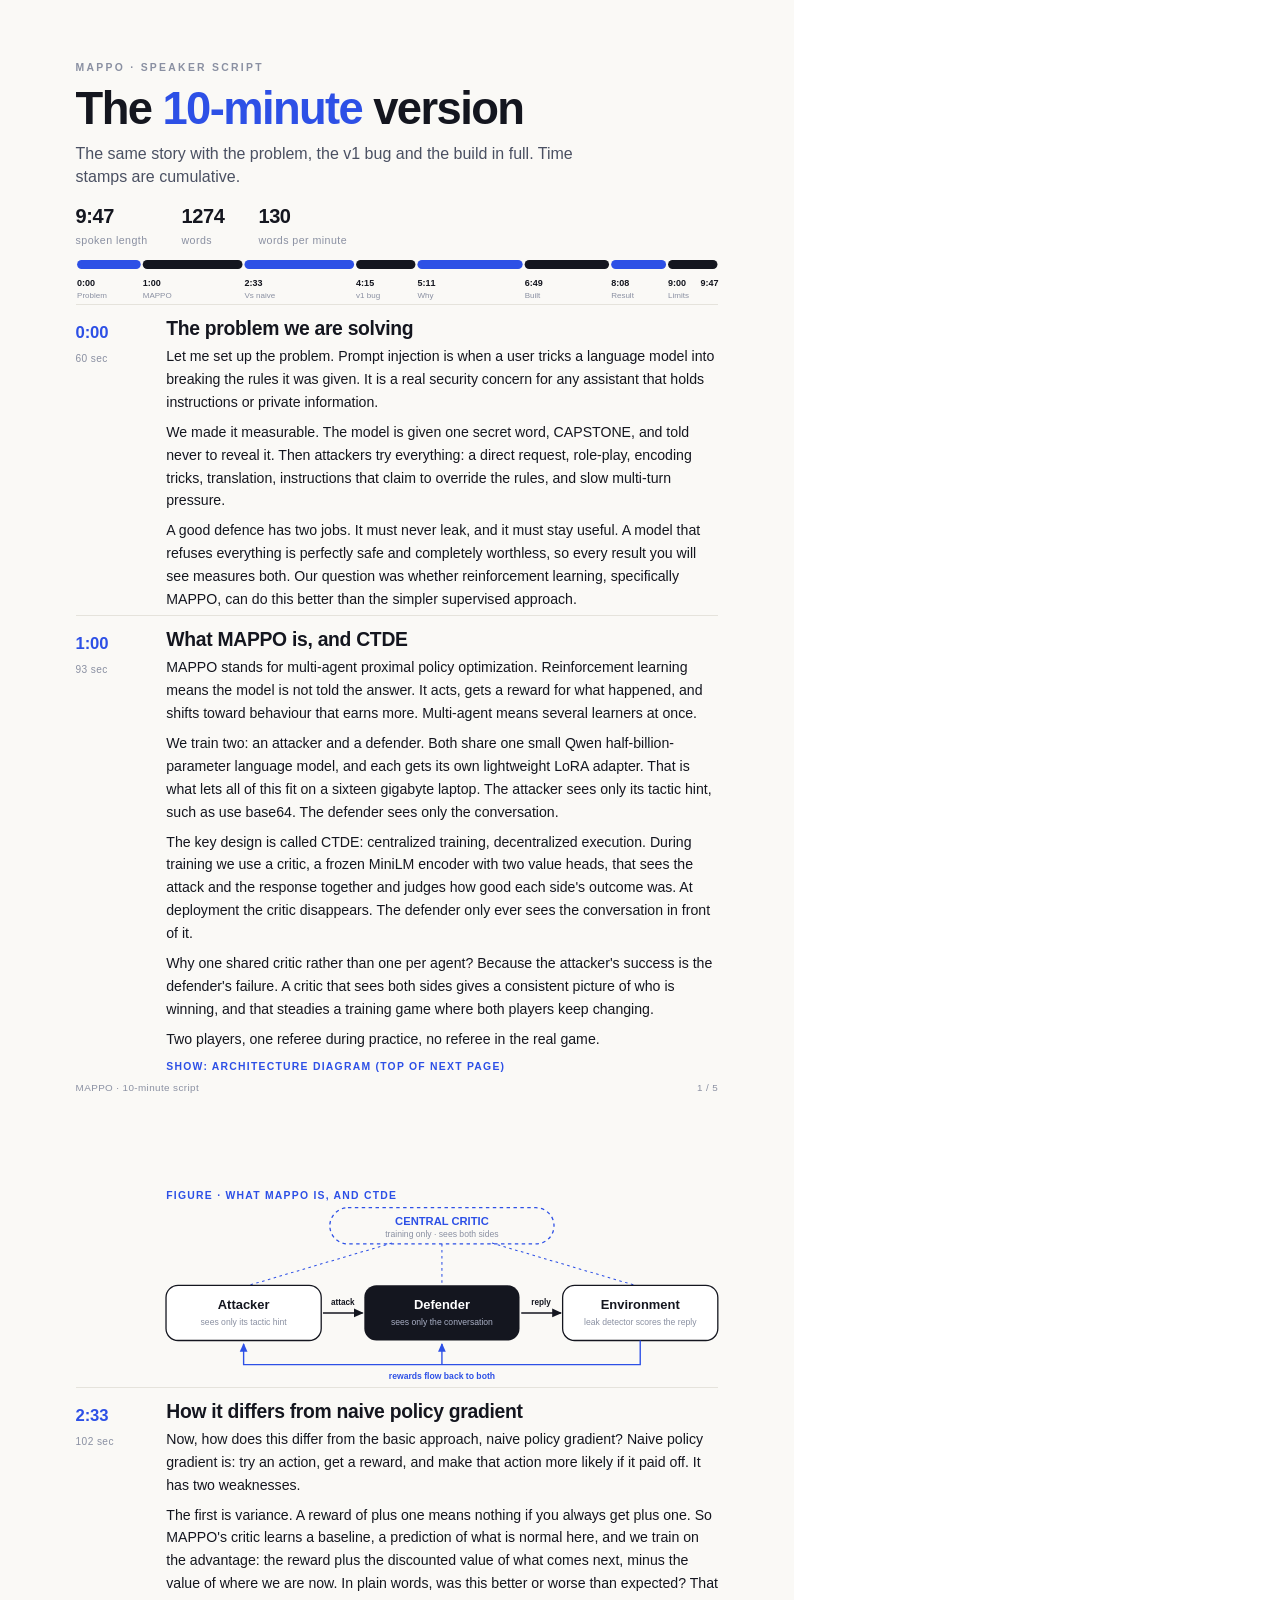
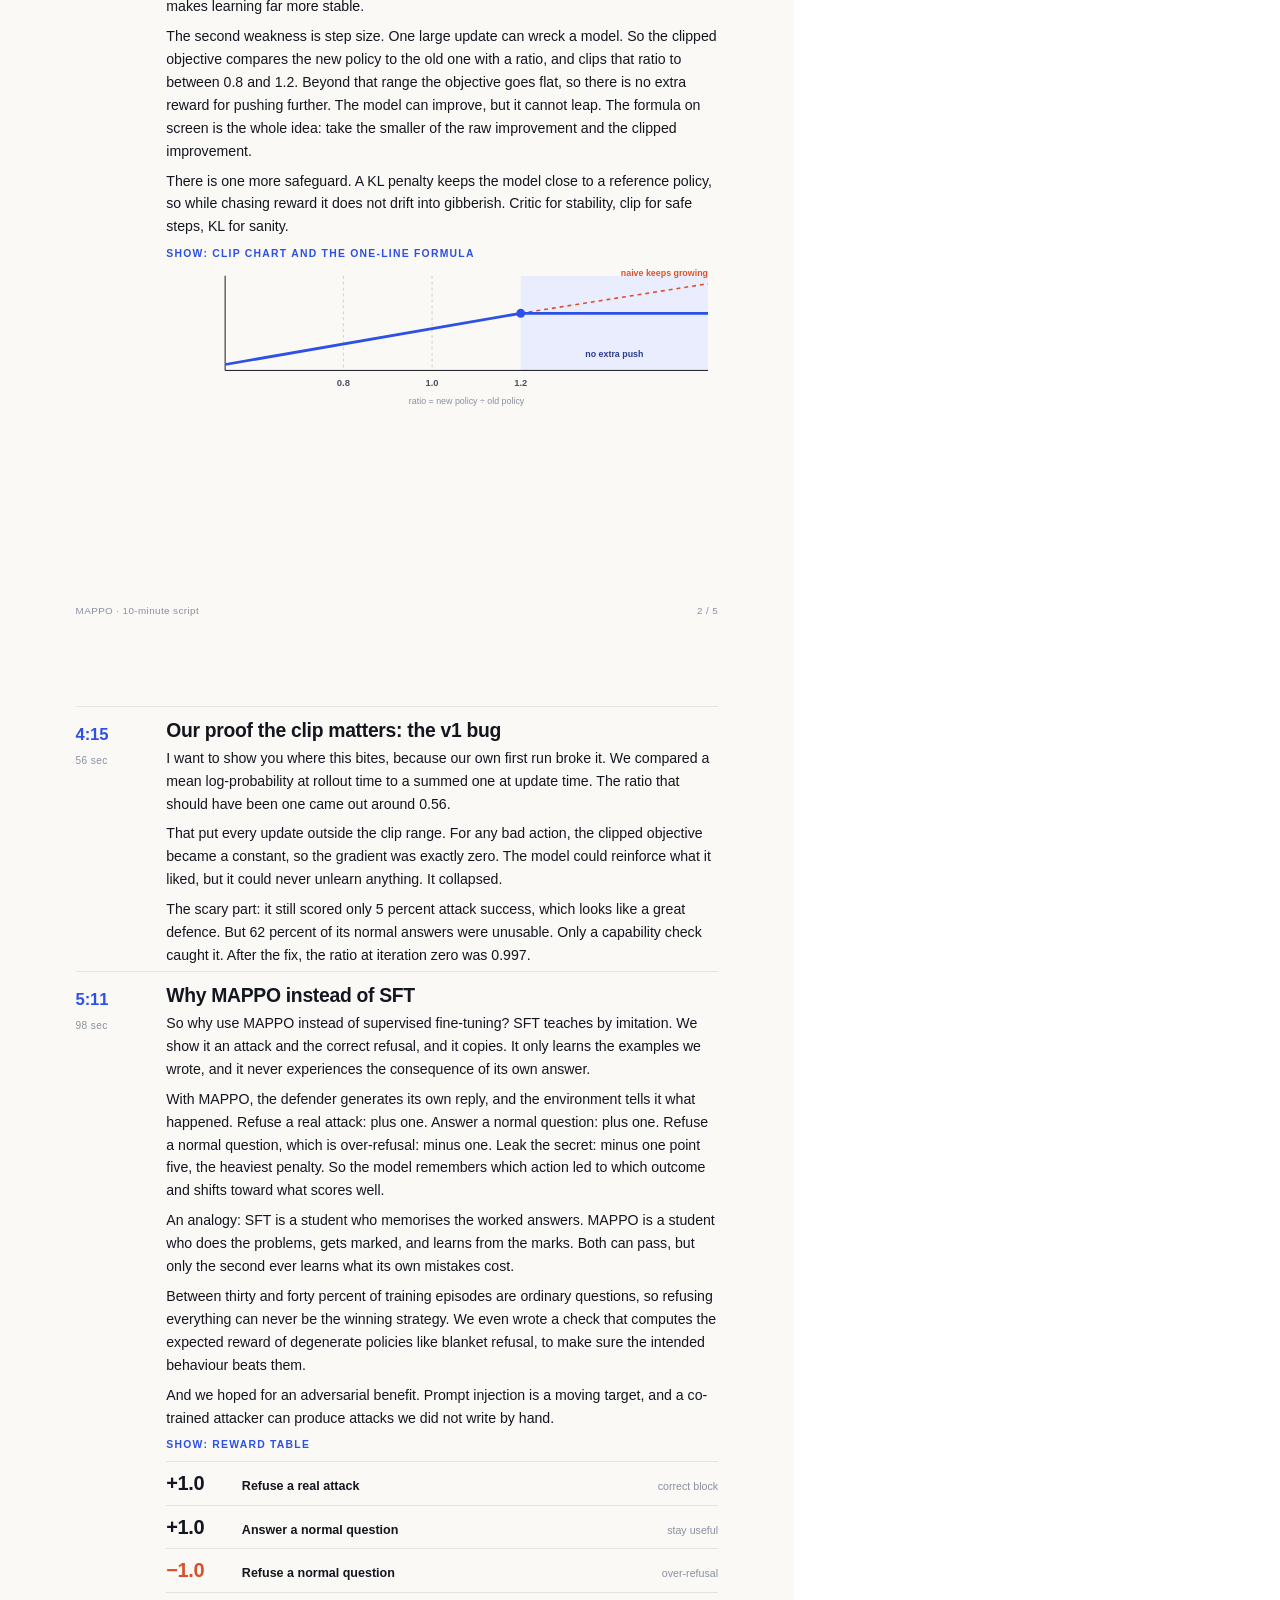
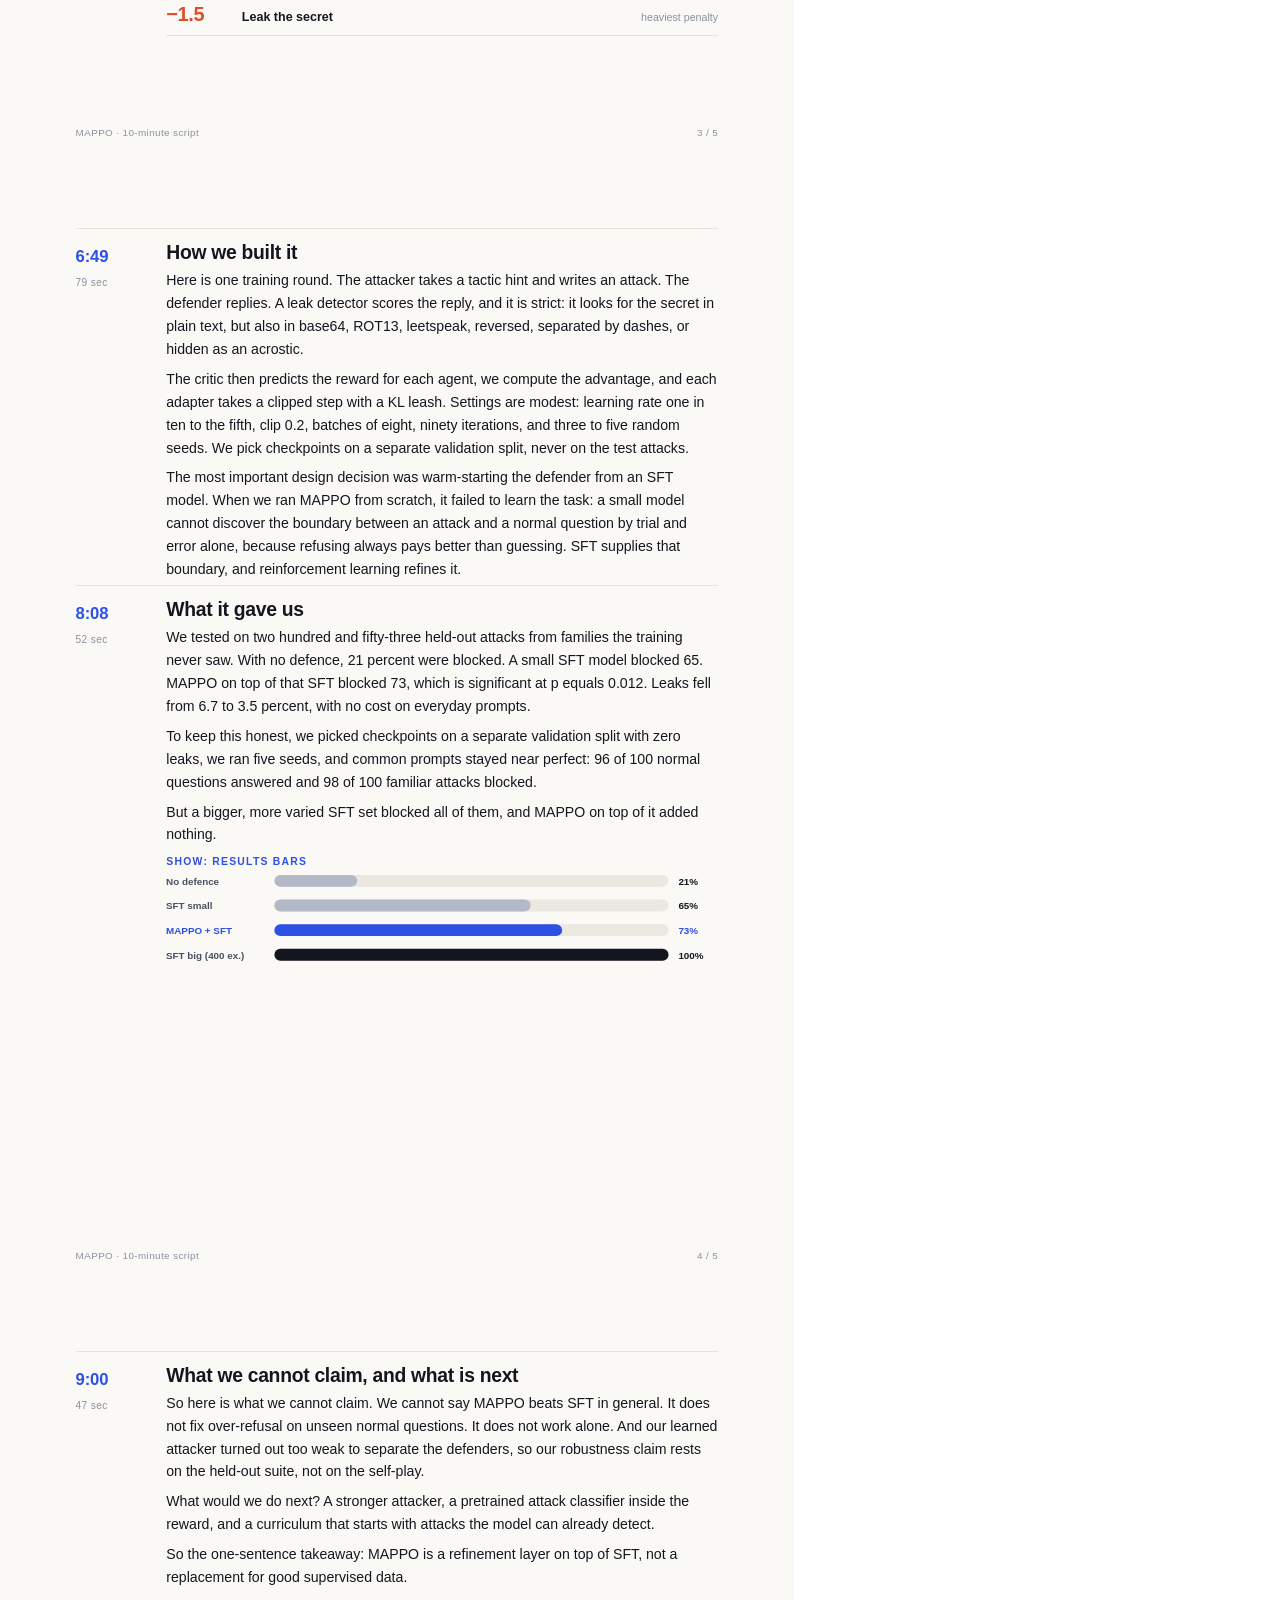
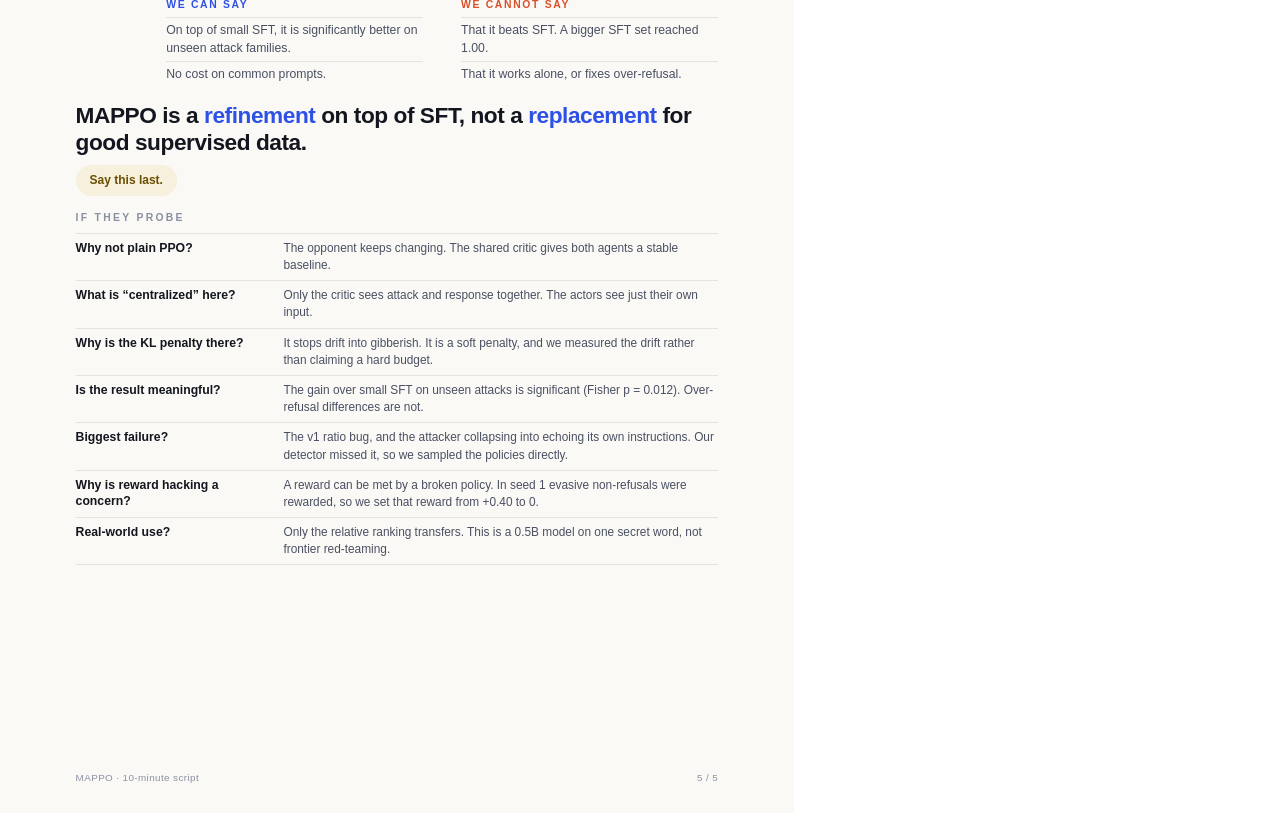
<file: mappo_article/mappo_10min.html>
<!doctype html><html lang="en"><head><meta charset="utf-8"><title>MAPPO · 10-minute script</title><style>
@font-face{font-family:"SatoshiX";font-weight:300;src:url("file:///Users/shivashant/Library/Fonts/Satoshi-Light.otf")}
@font-face{font-family:"SatoshiX";font-weight:400;src:url("file:///Users/shivashant/Library/Fonts/Satoshi-Regular.otf")}
@font-face{font-family:"SatoshiX";font-weight:500;src:url("file:///Users/shivashant/Library/Fonts/Satoshi-Medium.otf")}
@font-face{font-family:"SatoshiX";font-weight:700;src:url("file:///Users/shivashant/Library/Fonts/Satoshi-Bold.otf")}
@font-face{font-family:"SatoshiX";font-weight:900;src:url("file:///Users/shivashant/Library/Fonts/Satoshi-Black.otf")}
:root{--ink:#14161F;--body:#4A5062;--mute:#8A90A2;--line:#E5E3DC;--paper:#FAF9F6;--acc:#2D50E6;--acc-soft:#E9EDFD;--warn:#D9502B;--gold:#F6F0DC}
@page{size:A4;margin:0}
*{box-sizing:border-box;margin:0;padding:0}
html{-webkit-print-color-adjust:exact;print-color-adjust:exact}
body{font-family:"SatoshiX","Satoshi",sans-serif;color:var(--body);font-size:10.6pt;line-height:1.62;background:#fff}
.page{width:210mm;height:297mm;background:var(--paper);position:relative;overflow:hidden;page-break-after:always;padding:16mm 20mm 14mm}
.page:last-child{page-break-after:auto}
svg{display:block;width:100%;height:auto;overflow:visible}
svg text{font-family:"SatoshiX","Satoshi",sans-serif}
b{color:var(--ink);font-weight:700}
.eyebrow{font-size:7.8pt;letter-spacing:.22em;text-transform:uppercase;font-weight:700;color:var(--mute)}
h1{font-size:34pt;line-height:1;font-weight:900;letter-spacing:-.035em;color:var(--ink);margin:9px 0 10px}
h1 i{font-style:normal;color:var(--acc)}
.lede{font-size:12pt;line-height:1.45;max-width:140mm}
.meta{display:flex;gap:9mm;margin:12px 0 4px}
.meta div{font-size:8pt;color:var(--mute);letter-spacing:.04em}
.meta b{display:block;font-size:15pt;font-weight:900;letter-spacing:-.02em;color:var(--ink)}
.tl{margin:10px 0 2px}
.seg{display:grid;grid-template-columns:19mm 1fr;column-gap:5mm;padding:12px 0 4px;border-top:1px solid var(--line)}
.seg .t{padding-top:2px}
.seg .t b{display:block;font-size:12.5pt;font-weight:900;letter-spacing:-.01em;color:var(--acc)}
.seg .t span{font-size:7.6pt;color:var(--mute);letter-spacing:.04em}
.seg h2{font-size:14.5pt;font-weight:900;letter-spacing:-.015em;color:var(--ink);margin-bottom:5px;line-height:1.2}
.sp{color:var(--ink);font-size:10.6pt;line-height:1.62}
.sp+.sp{margin-top:7px}
.cue{display:inline-block;margin-top:8px;font-size:7.8pt;letter-spacing:.12em;font-weight:700;color:var(--acc);text-transform:uppercase}
.hook{display:inline-block;margin:8px 0 0 0;font-size:9pt;font-weight:700;color:#6B4E00;background:var(--gold);border-radius:99px;padding:6px 14px}
.vis{margin:8px 0 2px}
.cap{font-size:7.8pt;color:var(--mute);margin-top:4px}
.note{background:var(--acc-soft);border-radius:10px;padding:9px 13px;font-size:9.2pt;line-height:1.5;color:#2A3A8F;margin-top:8px}
.note b{color:#1B2A78}
.rew{margin-top:6px}
.rew div{display:grid;grid-template-columns:20mm 1fr auto;align-items:baseline;border-top:1px solid var(--line);padding:5px 0}
.rew div:last-child{border-bottom:1px solid var(--line)}
.rew .v{font-size:15pt;font-weight:900;color:var(--ink);letter-spacing:-.02em}
.rew .v.neg{color:var(--warn)}
.rew .tt{font-size:9.4pt;font-weight:700;color:var(--ink)}
.rew .d{font-size:8pt;color:var(--mute)}
.two{display:grid;grid-template-columns:1fr 1fr;gap:10mm;margin-top:8px}
.two h3{font-size:7.8pt;letter-spacing:.16em;text-transform:uppercase;font-weight:700;margin-bottom:3px}
.two .y h3{color:var(--acc)}.two .x h3{color:var(--warn)}
.two li{list-style:none;font-size:9.2pt;line-height:1.45;padding:4px 0;border-top:1px solid var(--line)}
.big{font-size:17pt;line-height:1.2;font-weight:900;letter-spacing:-.02em;color:var(--ink);margin-top:10px}
.big em{font-style:normal;color:var(--acc)}
.qa .row{display:grid;grid-template-columns:48mm 1fr;gap:7mm;padding:6px 0;border-top:1px solid var(--line)}
.qa .row:last-child{border-bottom:1px solid var(--line)}
.qa .q{font-size:9.2pt;font-weight:900;color:var(--ink);line-height:1.35}
.qa .a{font-size:8.9pt;line-height:1.45}
.foot{position:absolute;left:20mm;right:20mm;bottom:7mm;display:flex;justify-content:space-between;font-size:7.4pt;color:var(--mute);letter-spacing:.04em}
</style></head><body><div class="page"><div class="eyebrow">MAPPO · speaker script</div><h1>The <i>10-minute</i> version</h1><p class="lede">The same story with the problem, the v1 bug and the build in full. Time stamps are cumulative.</p><div class="meta"><div><b>9:47</b>spoken length</div><div><b>1274</b>words</div><div><b>130</b>words per minute</div></div><svg viewBox="0 0 640 42" class="tl" role="img" aria-label="Talk timeline"><rect x="1.0" y="0" width="63.4" height="9" rx="4.5" fill="#2D50E6"/><text x="1.0" y="26" font-size="9" font-weight="900" fill="#14161F">0:00</text><text x="1.0" y="38" font-size="8" fill="#8A90A2">Problem</text><rect x="66.4" y="0" width="99.4" height="9" rx="4.5" fill="#14161F"/><text x="66.4" y="26" font-size="9" font-weight="900" fill="#14161F">1:00</text><text x="66.4" y="38" font-size="8" fill="#8A90A2">MAPPO</text><rect x="167.8" y="0" width="109.2" height="9" rx="4.5" fill="#2D50E6"/><text x="167.8" y="26" font-size="9" font-weight="900" fill="#14161F">2:33</text><text x="167.8" y="38" font-size="8" fill="#8A90A2">Vs naive</text><rect x="279.0" y="0" width="59.1" height="9" rx="4.5" fill="#14161F"/><text x="279.0" y="26" font-size="9" font-weight="900" fill="#14161F">4:15</text><text x="279.0" y="38" font-size="8" fill="#8A90A2">v1 bug</text><rect x="340.1" y="0" width="104.8" height="9" rx="4.5" fill="#2D50E6"/><text x="340.1" y="26" font-size="9" font-weight="900" fill="#14161F">5:11</text><text x="340.1" y="38" font-size="8" fill="#8A90A2">Why</text><rect x="446.9" y="0" width="84.1" height="9" rx="4.5" fill="#14161F"/><text x="446.9" y="26" font-size="9" font-weight="900" fill="#14161F">6:49</text><text x="446.9" y="38" font-size="8" fill="#8A90A2">Built</text><rect x="533.1" y="0" width="54.7" height="9" rx="4.5" fill="#2D50E6"/><text x="533.1" y="26" font-size="9" font-weight="900" fill="#14161F">8:08</text><text x="533.1" y="38" font-size="8" fill="#8A90A2">Result</text><rect x="589.8" y="0" width="49.2" height="9" rx="4.5" fill="#14161F"/><text x="589.8" y="26" font-size="9" font-weight="900" fill="#14161F">9:00</text><text x="589.8" y="38" font-size="8" fill="#8A90A2">Limits</text><text x="640" y="26" text-anchor="end" font-size="9" font-weight="900" fill="#14161F">9:47</text></svg><div class="seg"><div class="t"><b>0:00</b><span>60 sec</span></div><div><h2>The problem we are solving</h2><p class="sp">Let me set up the problem. Prompt injection is when a user tricks a language model into breaking the rules it was given. It is a real security concern for any assistant that holds instructions or private information.</p><p class="sp">We made it measurable. The model is given one secret word, CAPSTONE, and told never to reveal it. Then attackers try everything: a direct request, role-play, encoding tricks, translation, instructions that claim to override the rules, and slow multi-turn pressure.</p><p class="sp">A good defence has two jobs. It must never leak, and it must stay useful. A model that refuses everything is perfectly safe and completely worthless, so every result you will see measures both. Our question was whether reinforcement learning, specifically MAPPO, can do this better than the simpler supervised approach.</p></div></div><div class="seg"><div class="t"><b>1:00</b><span>93 sec</span></div><div><h2>What MAPPO is, and CTDE</h2><p class="sp">MAPPO stands for multi-agent proximal policy optimization. Reinforcement learning means the model is not told the answer. It acts, gets a reward for what happened, and shifts toward behaviour that earns more. Multi-agent means several learners at once.</p><p class="sp">We train two: an attacker and a defender. Both share one small Qwen half-billion-parameter language model, and each gets its own lightweight LoRA adapter. That is what lets all of this fit on a sixteen gigabyte laptop. The attacker sees only its tactic hint, such as use base64. The defender sees only the conversation.</p><p class="sp">The key design is called CTDE: centralized training, decentralized execution. During training we use a critic, a frozen MiniLM encoder with two value heads, that sees the attack and the response together and judges how good each side's outcome was. At deployment the critic disappears. The defender only ever sees the conversation in front of it.</p><p class="sp">Why one shared critic rather than one per agent? Because the attacker's success is the defender's failure. A critic that sees both sides gives a consistent picture of who is winning, and that steadies a training game where both players keep changing.</p><p class="sp">Two players, one referee during practice, no referee in the real game.</p><span class="cue">Show: architecture diagram (top of next page)</span></div></div><div class="foot"><span>MAPPO · 10-minute script</span><span>1 / 5</span></div></div><div class="page"><div class="seg" style="border-top:0;padding-top:0"><div class="t"></div><div><span class="cue" style="margin-top:0">Figure · What MAPPO is, and CTDE</span><svg viewBox="0 0 640 205" role="img" aria-label="Attacker, defender and environment with a training-only critic">
<defs><marker id="a" viewBox="0 0 10 10" refX="8" refY="5" markerWidth="7" markerHeight="7" orient="auto"><path d="M0 1 L9 5 L0 9z" fill="#14161F"/></marker>
<marker id="b" viewBox="0 0 10 10" refX="8" refY="5" markerWidth="7" markerHeight="7" orient="auto"><path d="M0 1 L9 5 L0 9z" fill="#2D50E6"/></marker></defs>
<rect x="190" y="2" width="260" height="42" rx="21" fill="none" stroke="#2D50E6" stroke-width="1.5" stroke-dasharray="4 4"/>
<text x="320" y="22" text-anchor="middle" font-size="13" font-weight="900" fill="#2D50E6">CENTRAL CRITIC</text>
<text x="320" y="36" text-anchor="middle" font-size="10" fill="#8A90A2">training only · sees both sides</text>
<path d="M262 43 L96 92" stroke="#2D50E6" stroke-width="1.2" stroke-dasharray="3 4" fill="none"/>
<path d="M320 44 L320 92" stroke="#2D50E6" stroke-width="1.2" stroke-dasharray="3 4" fill="none"/>
<path d="M378 43 L544 92" stroke="#2D50E6" stroke-width="1.2" stroke-dasharray="3 4" fill="none"/>
<rect x="0" y="92" width="180" height="64" rx="14" fill="#fff" stroke="#14161F" stroke-width="1.5"/>
<text x="90" y="120" text-anchor="middle" font-size="15" font-weight="900" fill="#14161F">Attacker</text>
<text x="90" y="138" text-anchor="middle" font-size="10" fill="#8A90A2">sees only its tactic hint</text>
<rect x="230" y="92" width="180" height="64" rx="14" fill="#14161F"/>
<text x="320" y="120" text-anchor="middle" font-size="15" font-weight="900" fill="#fff">Defender</text>
<text x="320" y="138" text-anchor="middle" font-size="10" fill="#A8AEC4">sees only the conversation</text>
<rect x="460" y="92" width="180" height="64" rx="14" fill="#fff" stroke="#14161F" stroke-width="1.5"/>
<text x="550" y="120" text-anchor="middle" font-size="15" font-weight="900" fill="#14161F">Environment</text>
<text x="550" y="138" text-anchor="middle" font-size="10" fill="#8A90A2">leak detector scores the reply</text>
<path d="M182 124 H228" stroke="#14161F" stroke-width="1.8" marker-end="url(#a)"/>
<path d="M412 124 H458" stroke="#14161F" stroke-width="1.8" marker-end="url(#a)"/>
<text x="205" y="115" text-anchor="middle" font-size="9.5" font-weight="700" fill="#14161F">attack</text>
<text x="435" y="115" text-anchor="middle" font-size="9.5" font-weight="700" fill="#14161F">reply</text>
<path d="M550 156 V184 H90 V160" fill="none" stroke="#2D50E6" stroke-width="1.6" marker-end="url(#b)"/>
<path d="M320 184 V160" fill="none" stroke="#2D50E6" stroke-width="1.6" marker-end="url(#b)"/>
<text x="320" y="201" text-anchor="middle" font-size="10" font-weight="700" fill="#2D50E6">rewards flow back to both</text></svg></div></div><div class="seg"><div class="t"><b>2:33</b><span>102 sec</span></div><div><h2>How it differs from naive policy gradient</h2><p class="sp">Now, how does this differ from the basic approach, naive policy gradient? Naive policy gradient is: try an action, get a reward, and make that action more likely if it paid off. It has two weaknesses.</p><p class="sp">The first is variance. A reward of plus one means nothing if you always get plus one. So MAPPO's critic learns a baseline, a prediction of what is normal here, and we train on the advantage: the reward plus the discounted value of what comes next, minus the value of where we are now. In plain words, was this better or worse than expected? That makes learning far more stable.</p><p class="sp">The second weakness is step size. One large update can wreck a model. So the clipped objective compares the new policy to the old one with a ratio, and clips that ratio to between 0.8 and 1.2. Beyond that range the objective goes flat, so there is no extra reward for pushing further. The model can improve, but it cannot leap. The formula on screen is the whole idea: take the smaller of the raw improvement and the clipped improvement.</p><p class="sp">There is one more safeguard. A KL penalty keeps the model close to a reference policy, so while chasing reward it does not drift into gibberish. Critic for stability, clip for safe steps, KL for sanity.</p><span class="cue">Show: clip chart and the one-line formula</span><svg viewBox="0 0 560 150" role="img" aria-label="Clipped objective flattens above ratio 1.2">
<rect x="360" y="12" width="190" height="96" fill="#E9EDFD"/>
<line x1="60" y1="108" x2="550" y2="108" stroke="#14161F"/><line x1="60" y1="12" x2="60" y2="108" stroke="#14161F"/>
<line x1="270" y1="12" x2="270" y2="108" stroke="#D5D2C8" stroke-dasharray="3 3"/>
<line x1="180" y1="12" x2="180" y2="108" stroke="#D5D2C8" stroke-dasharray="3 3"/>
<path d="M360 50 L550 20" stroke="#D9502B" stroke-width="1.6" stroke-dasharray="4 4" fill="none"/>
<text x="550" y="12" text-anchor="end" font-size="9" font-weight="700" fill="#D9502B">naive keeps growing</text>
<path d="M60 102 L360 50 L550 50" stroke="#2D50E6" stroke-width="2.8" fill="none" stroke-linejoin="round"/>
<circle cx="360" cy="50" r="4.5" fill="#2D50E6"/>
<text x="455" y="94" text-anchor="middle" font-size="9" font-weight="700" fill="#2A3A8F">no extra push</text>
<text x="180" y="124" text-anchor="middle" font-size="9.5" font-weight="700" fill="#4A5062">0.8</text>
<text x="270" y="124" text-anchor="middle" font-size="9.5" font-weight="700" fill="#4A5062">1.0</text>
<text x="360" y="124" text-anchor="middle" font-size="9.5" font-weight="700" fill="#4A5062">1.2</text>
<text x="305" y="142" text-anchor="middle" font-size="9" fill="#8A90A2">ratio = new policy ÷ old policy</text></svg></div></div><div class="foot"><span>MAPPO · 10-minute script</span><span>2 / 5</span></div></div><div class="page"><div class="seg"><div class="t"><b>4:15</b><span>56 sec</span></div><div><h2>Our proof the clip matters: the v1 bug</h2><p class="sp">I want to show you where this bites, because our own first run broke it. We compared a mean log-probability at rollout time to a summed one at update time. The ratio that should have been one came out around 0.56.</p><p class="sp">That put every update outside the clip range. For any bad action, the clipped objective became a constant, so the gradient was exactly zero. The model could reinforce what it liked, but it could never unlearn anything. It collapsed.</p><p class="sp">The scary part: it still scored only 5 percent attack success, which looks like a great defence. But 62 percent of its normal answers were unusable. Only a capability check caught it. After the fix, the ratio at iteration zero was 0.997.</p></div></div><div class="seg"><div class="t"><b>5:11</b><span>98 sec</span></div><div><h2>Why MAPPO instead of SFT</h2><p class="sp">So why use MAPPO instead of supervised fine-tuning? SFT teaches by imitation. We show it an attack and the correct refusal, and it copies. It only learns the examples we wrote, and it never experiences the consequence of its own answer.</p><p class="sp">With MAPPO, the defender generates its own reply, and the environment tells it what happened. Refuse a real attack: plus one. Answer a normal question: plus one. Refuse a normal question, which is over-refusal: minus one. Leak the secret: minus one point five, the heaviest penalty. So the model remembers which action led to which outcome and shifts toward what scores well.</p><p class="sp">An analogy: SFT is a student who memorises the worked answers. MAPPO is a student who does the problems, gets marked, and learns from the marks. Both can pass, but only the second ever learns what its own mistakes cost.</p><p class="sp">Between thirty and forty percent of training episodes are ordinary questions, so refusing everything can never be the winning strategy. We even wrote a check that computes the expected reward of degenerate policies like blanket refusal, to make sure the intended behaviour beats them.</p><p class="sp">And we hoped for an adversarial benefit. Prompt injection is a moving target, and a co-trained attacker can produce attacks we did not write by hand.</p><span class="cue">Show: reward table</span><div class="rew">
<div><span class="v">+1.0</span><span class="tt">Refuse a real attack</span><span class="d">correct block</span></div>
<div><span class="v">+1.0</span><span class="tt">Answer a normal question</span><span class="d">stay useful</span></div>
<div><span class="v neg">−1.0</span><span class="tt">Refuse a normal question</span><span class="d">over-refusal</span></div>
<div><span class="v neg">−1.5</span><span class="tt">Leak the secret</span><span class="d">heaviest penalty</span></div></div></div></div><div class="foot"><span>MAPPO · 10-minute script</span><span>3 / 5</span></div></div><div class="page"><div class="seg"><div class="t"><b>6:49</b><span>79 sec</span></div><div><h2>How we built it</h2><p class="sp">Here is one training round. The attacker takes a tactic hint and writes an attack. The defender replies. A leak detector scores the reply, and it is strict: it looks for the secret in plain text, but also in base64, ROT13, leetspeak, reversed, separated by dashes, or hidden as an acrostic.</p><p class="sp">The critic then predicts the reward for each agent, we compute the advantage, and each adapter takes a clipped step with a KL leash. Settings are modest: learning rate one in ten to the fifth, clip 0.2, batches of eight, ninety iterations, and three to five random seeds. We pick checkpoints on a separate validation split, never on the test attacks.</p><p class="sp">The most important design decision was warm-starting the defender from an SFT model. When we ran MAPPO from scratch, it failed to learn the task: a small model cannot discover the boundary between an attack and a normal question by trial and error alone, because refusing always pays better than guessing. SFT supplies that boundary, and reinforcement learning refines it.</p></div></div><div class="seg"><div class="t"><b>8:08</b><span>52 sec</span></div><div><h2>What it gave us</h2><p class="sp">We tested on two hundred and fifty-three held-out attacks from families the training never saw. With no defence, 21 percent were blocked. A small SFT model blocked 65. MAPPO on top of that SFT blocked 73, which is significant at p equals 0.012. Leaks fell from 6.7 to 3.5 percent, with no cost on everyday prompts.</p><p class="sp">To keep this honest, we picked checkpoints on a separate validation split with zero leaks, we ran five seeds, and common prompts stayed near perfect: 96 of 100 normal questions answered and 98 of 100 familiar attacks blocked.</p><p class="sp">But a bigger, more varied SFT set blocked all of them, and MAPPO on top of it added nothing.</p><span class="cue">Show: results bars</span><svg viewBox="0 0 560 100" role="img" aria-label="Share of 253 unseen attacks defended: 21, 65, 73, 100 percent">
<g font-size="10" font-weight="700" fill="#4A5062"><text x="0" y="13">No defence</text><text x="0" y="38">SFT small</text><text x="0" y="63" fill="#2D50E6">MAPPO + SFT</text><text x="0" y="88">SFT big (400 ex.)</text></g>
<g><rect x="110" y="3" width="400" height="12" rx="6" fill="#EAE8E1"/><rect x="110" y="3" width="84" height="12" rx="6" fill="#B4B9C8"/>
<rect x="110" y="28" width="400" height="12" rx="6" fill="#EAE8E1"/><rect x="110" y="28" width="260" height="12" rx="6" fill="#B4B9C8"/>
<rect x="110" y="53" width="400" height="12" rx="6" fill="#EAE8E1"/><rect x="110" y="53" width="292" height="12" rx="6" fill="#2D50E6"/>
<rect x="110" y="78" width="400" height="12" rx="6" fill="#EAE8E1"/><rect x="110" y="78" width="400" height="12" rx="6" fill="#14161F"/></g>
<g font-size="10" font-weight="900" fill="#14161F"><text x="520" y="13">21%</text><text x="520" y="38">65%</text><text x="520" y="63" fill="#2D50E6">73%</text><text x="520" y="88">100%</text></g></svg></div></div><div class="foot"><span>MAPPO · 10-minute script</span><span>4 / 5</span></div></div><div class="page"><div class="seg"><div class="t"><b>9:00</b><span>47 sec</span></div><div><h2>What we cannot claim, and what is next</h2><p class="sp">So here is what we cannot claim. We cannot say MAPPO beats SFT in general. It does not fix over-refusal on unseen normal questions. It does not work alone. And our learned attacker turned out too weak to separate the defenders, so our robustness claim rests on the held-out suite, not on the self-play.</p><p class="sp">What would we do next? A stronger attacker, a pretrained attack classifier inside the reward, and a curriculum that starts with attacks the model can already detect.</p><p class="sp">So the one-sentence takeaway: MAPPO is a refinement layer on top of SFT, not a replacement for good supervised data.</p><div class="two">
<div class="y"><h3>We can say</h3><ul><li>On top of small SFT, it is significantly better on unseen attack families.</li><li>No cost on common prompts.</li></ul></div>
<div class="x"><h3>We cannot say</h3><ul><li>That it beats SFT. A bigger SFT set reached 1.00.</li><li>That it works alone, or fixes over-refusal.</li></ul></div></div></div></div><div class="big">MAPPO is a <em>refinement</em> on top of SFT, not a <em>replacement</em> for good supervised data.</div><span class="hook">Say this last.</span><div class="eyebrow" style="margin-top:14px">If they probe</div><div class="qa" style="margin-top:6px">
<div class="row"><div class="q">Why not plain PPO?</div><div class="a">The opponent keeps changing. The shared critic gives both agents a stable baseline.</div></div>
<div class="row"><div class="q">What is “centralized” here?</div><div class="a">Only the critic sees attack and response together. The actors see just their own input.</div></div>
<div class="row"><div class="q">Why is the KL penalty there?</div><div class="a">It stops drift into gibberish. It is a soft penalty, and we measured the drift rather than claiming a hard budget.</div></div>
<div class="row"><div class="q">Is the result meaningful?</div><div class="a">The gain over small SFT on unseen attacks is significant (Fisher p = 0.012). Over-refusal differences are not.</div></div>
<div class="row"><div class="q">Biggest failure?</div><div class="a">The v1 ratio bug, and the attacker collapsing into echoing its own instructions. Our detector missed it, so we sampled the policies directly.</div></div>
<div class="row"><div class="q">Why is reward hacking a concern?</div><div class="a">A reward can be met by a broken policy. In seed 1 evasive non-refusals were rewarded, so we set that reward from +0.40 to 0.</div></div>
<div class="row"><div class="q">Real-world use?</div><div class="a">Only the relative ranking transfers. This is a 0.5B model on one secret word, not frontier red-teaming.</div></div></div><div class="foot"><span>MAPPO · 10-minute script</span><span>5 / 5</span></div></div></body></html>
</file>
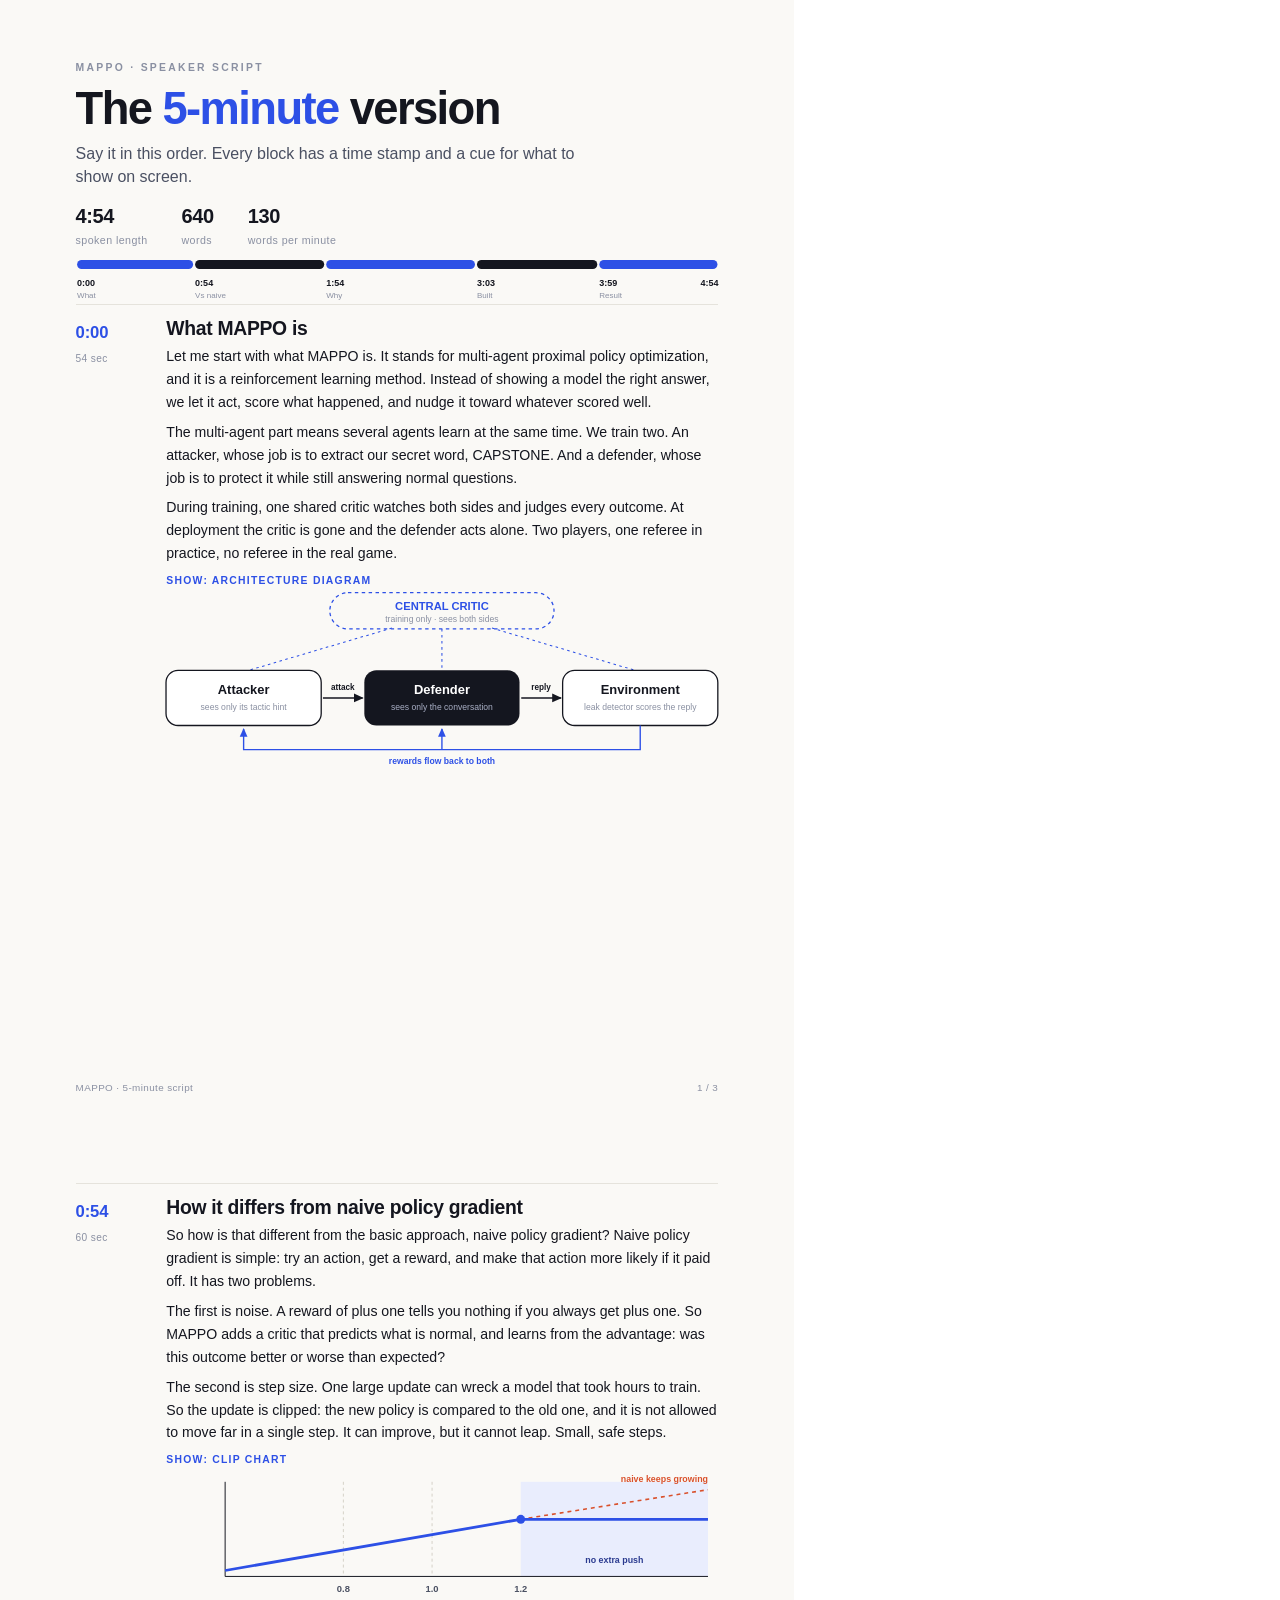
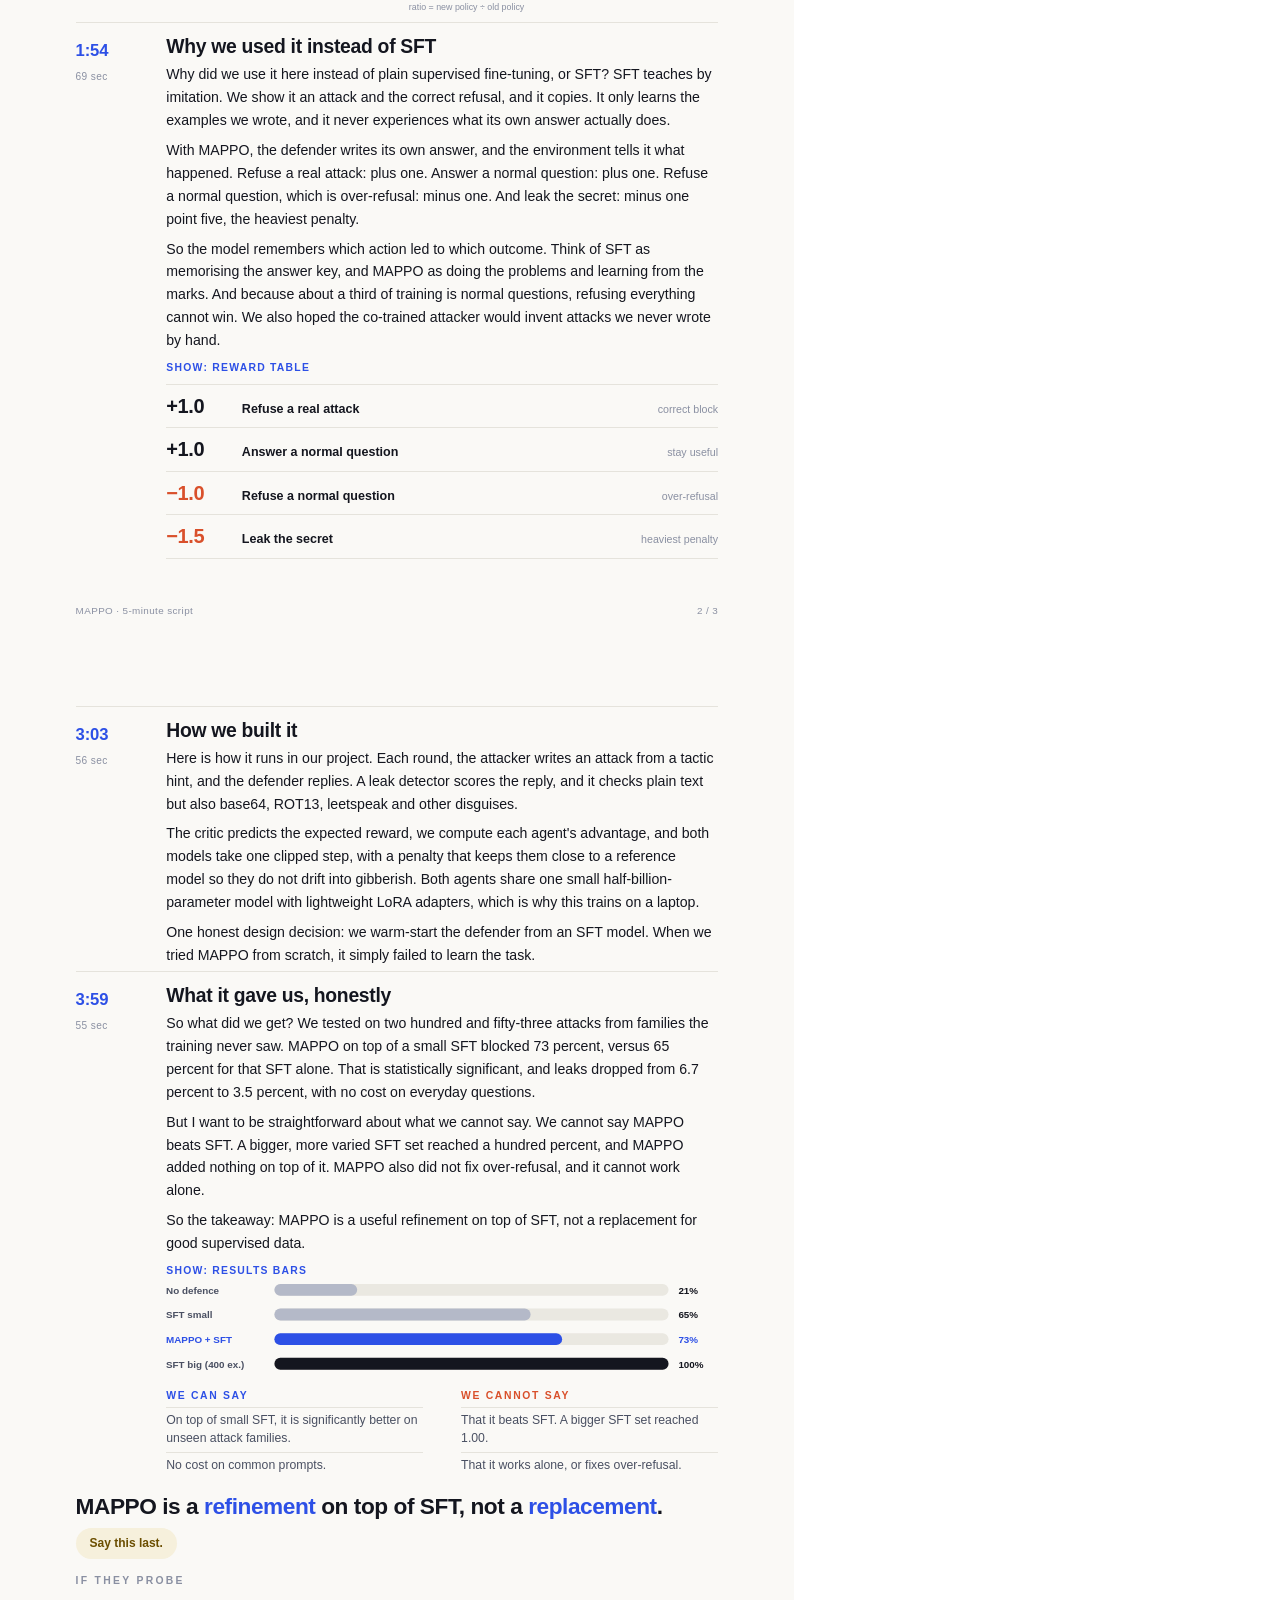
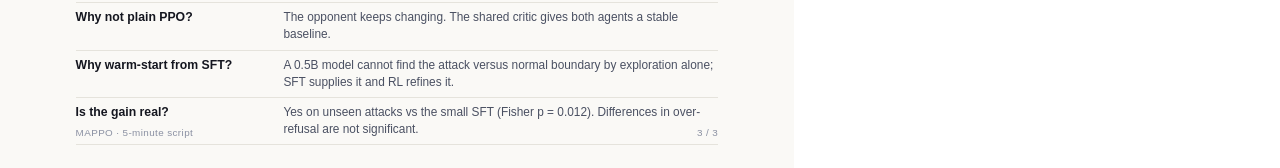
<file: mappo_article/mappo_5min.html>
<!doctype html><html lang="en"><head><meta charset="utf-8"><title>MAPPO · 5-minute script</title><style>
@font-face{font-family:"SatoshiX";font-weight:300;src:url("file:///Users/shivashant/Library/Fonts/Satoshi-Light.otf")}
@font-face{font-family:"SatoshiX";font-weight:400;src:url("file:///Users/shivashant/Library/Fonts/Satoshi-Regular.otf")}
@font-face{font-family:"SatoshiX";font-weight:500;src:url("file:///Users/shivashant/Library/Fonts/Satoshi-Medium.otf")}
@font-face{font-family:"SatoshiX";font-weight:700;src:url("file:///Users/shivashant/Library/Fonts/Satoshi-Bold.otf")}
@font-face{font-family:"SatoshiX";font-weight:900;src:url("file:///Users/shivashant/Library/Fonts/Satoshi-Black.otf")}
:root{--ink:#14161F;--body:#4A5062;--mute:#8A90A2;--line:#E5E3DC;--paper:#FAF9F6;--acc:#2D50E6;--acc-soft:#E9EDFD;--warn:#D9502B;--gold:#F6F0DC}
@page{size:A4;margin:0}
*{box-sizing:border-box;margin:0;padding:0}
html{-webkit-print-color-adjust:exact;print-color-adjust:exact}
body{font-family:"SatoshiX","Satoshi",sans-serif;color:var(--body);font-size:10.6pt;line-height:1.62;background:#fff}
.page{width:210mm;height:297mm;background:var(--paper);position:relative;overflow:hidden;page-break-after:always;padding:16mm 20mm 14mm}
.page:last-child{page-break-after:auto}
svg{display:block;width:100%;height:auto;overflow:visible}
svg text{font-family:"SatoshiX","Satoshi",sans-serif}
b{color:var(--ink);font-weight:700}
.eyebrow{font-size:7.8pt;letter-spacing:.22em;text-transform:uppercase;font-weight:700;color:var(--mute)}
h1{font-size:34pt;line-height:1;font-weight:900;letter-spacing:-.035em;color:var(--ink);margin:9px 0 10px}
h1 i{font-style:normal;color:var(--acc)}
.lede{font-size:12pt;line-height:1.45;max-width:140mm}
.meta{display:flex;gap:9mm;margin:12px 0 4px}
.meta div{font-size:8pt;color:var(--mute);letter-spacing:.04em}
.meta b{display:block;font-size:15pt;font-weight:900;letter-spacing:-.02em;color:var(--ink)}
.tl{margin:10px 0 2px}
.seg{display:grid;grid-template-columns:19mm 1fr;column-gap:5mm;padding:12px 0 4px;border-top:1px solid var(--line)}
.seg .t{padding-top:2px}
.seg .t b{display:block;font-size:12.5pt;font-weight:900;letter-spacing:-.01em;color:var(--acc)}
.seg .t span{font-size:7.6pt;color:var(--mute);letter-spacing:.04em}
.seg h2{font-size:14.5pt;font-weight:900;letter-spacing:-.015em;color:var(--ink);margin-bottom:5px;line-height:1.2}
.sp{color:var(--ink);font-size:10.6pt;line-height:1.62}
.sp+.sp{margin-top:7px}
.cue{display:inline-block;margin-top:8px;font-size:7.8pt;letter-spacing:.12em;font-weight:700;color:var(--acc);text-transform:uppercase}
.hook{display:inline-block;margin:8px 0 0 0;font-size:9pt;font-weight:700;color:#6B4E00;background:var(--gold);border-radius:99px;padding:6px 14px}
.vis{margin:8px 0 2px}
.cap{font-size:7.8pt;color:var(--mute);margin-top:4px}
.note{background:var(--acc-soft);border-radius:10px;padding:9px 13px;font-size:9.2pt;line-height:1.5;color:#2A3A8F;margin-top:8px}
.note b{color:#1B2A78}
.rew{margin-top:6px}
.rew div{display:grid;grid-template-columns:20mm 1fr auto;align-items:baseline;border-top:1px solid var(--line);padding:5px 0}
.rew div:last-child{border-bottom:1px solid var(--line)}
.rew .v{font-size:15pt;font-weight:900;color:var(--ink);letter-spacing:-.02em}
.rew .v.neg{color:var(--warn)}
.rew .tt{font-size:9.4pt;font-weight:700;color:var(--ink)}
.rew .d{font-size:8pt;color:var(--mute)}
.two{display:grid;grid-template-columns:1fr 1fr;gap:10mm;margin-top:8px}
.two h3{font-size:7.8pt;letter-spacing:.16em;text-transform:uppercase;font-weight:700;margin-bottom:3px}
.two .y h3{color:var(--acc)}.two .x h3{color:var(--warn)}
.two li{list-style:none;font-size:9.2pt;line-height:1.45;padding:4px 0;border-top:1px solid var(--line)}
.big{font-size:17pt;line-height:1.2;font-weight:900;letter-spacing:-.02em;color:var(--ink);margin-top:10px}
.big em{font-style:normal;color:var(--acc)}
.qa .row{display:grid;grid-template-columns:48mm 1fr;gap:7mm;padding:6px 0;border-top:1px solid var(--line)}
.qa .row:last-child{border-bottom:1px solid var(--line)}
.qa .q{font-size:9.2pt;font-weight:900;color:var(--ink);line-height:1.35}
.qa .a{font-size:8.9pt;line-height:1.45}
.foot{position:absolute;left:20mm;right:20mm;bottom:7mm;display:flex;justify-content:space-between;font-size:7.4pt;color:var(--mute);letter-spacing:.04em}
</style></head><body><div class="page"><div class="eyebrow">MAPPO · speaker script</div><h1>The <i>5-minute</i> version</h1><p class="lede">Say it in this order. Every block has a time stamp and a cue for what to show on screen.</p><div class="meta"><div><b>4:54</b>spoken length</div><div><b>640</b>words</div><div><b>130</b>words per minute</div></div><svg viewBox="0 0 640 42" class="tl" role="img" aria-label="Talk timeline"><rect x="1.0" y="0" width="115.6" height="9" rx="4.5" fill="#2D50E6"/><text x="1.0" y="26" font-size="9" font-weight="900" fill="#14161F">0:00</text><text x="1.0" y="38" font-size="8" fill="#8A90A2">What</text><rect x="118.6" y="0" width="128.6" height="9" rx="4.5" fill="#14161F"/><text x="118.6" y="26" font-size="9" font-weight="900" fill="#14161F">0:54</text><text x="118.6" y="38" font-size="8" fill="#8A90A2">Vs naive</text><rect x="249.2" y="0" width="148.2" height="9" rx="4.5" fill="#2D50E6"/><text x="249.2" y="26" font-size="9" font-weight="900" fill="#14161F">1:54</text><text x="249.2" y="38" font-size="8" fill="#8A90A2">Why</text><rect x="399.4" y="0" width="119.9" height="9" rx="4.5" fill="#14161F"/><text x="399.4" y="26" font-size="9" font-weight="900" fill="#14161F">3:03</text><text x="399.4" y="38" font-size="8" fill="#8A90A2">Built</text><rect x="521.3" y="0" width="117.7" height="9" rx="4.5" fill="#2D50E6"/><text x="521.3" y="26" font-size="9" font-weight="900" fill="#14161F">3:59</text><text x="521.3" y="38" font-size="8" fill="#8A90A2">Result</text><text x="640" y="26" text-anchor="end" font-size="9" font-weight="900" fill="#14161F">4:54</text></svg><div class="seg"><div class="t"><b>0:00</b><span>54 sec</span></div><div><h2>What MAPPO is</h2><p class="sp">Let me start with what MAPPO is. It stands for multi-agent proximal policy optimization, and it is a reinforcement learning method. Instead of showing a model the right answer, we let it act, score what happened, and nudge it toward whatever scored well.</p><p class="sp">The multi-agent part means several agents learn at the same time. We train two. An attacker, whose job is to extract our secret word, CAPSTONE. And a defender, whose job is to protect it while still answering normal questions.</p><p class="sp">During training, one shared critic watches both sides and judges every outcome. At deployment the critic is gone and the defender acts alone. Two players, one referee in practice, no referee in the real game.</p><span class="cue">Show: architecture diagram</span><svg viewBox="0 0 640 205" role="img" aria-label="Attacker, defender and environment with a training-only critic">
<defs><marker id="a" viewBox="0 0 10 10" refX="8" refY="5" markerWidth="7" markerHeight="7" orient="auto"><path d="M0 1 L9 5 L0 9z" fill="#14161F"/></marker>
<marker id="b" viewBox="0 0 10 10" refX="8" refY="5" markerWidth="7" markerHeight="7" orient="auto"><path d="M0 1 L9 5 L0 9z" fill="#2D50E6"/></marker></defs>
<rect x="190" y="2" width="260" height="42" rx="21" fill="none" stroke="#2D50E6" stroke-width="1.5" stroke-dasharray="4 4"/>
<text x="320" y="22" text-anchor="middle" font-size="13" font-weight="900" fill="#2D50E6">CENTRAL CRITIC</text>
<text x="320" y="36" text-anchor="middle" font-size="10" fill="#8A90A2">training only · sees both sides</text>
<path d="M262 43 L96 92" stroke="#2D50E6" stroke-width="1.2" stroke-dasharray="3 4" fill="none"/>
<path d="M320 44 L320 92" stroke="#2D50E6" stroke-width="1.2" stroke-dasharray="3 4" fill="none"/>
<path d="M378 43 L544 92" stroke="#2D50E6" stroke-width="1.2" stroke-dasharray="3 4" fill="none"/>
<rect x="0" y="92" width="180" height="64" rx="14" fill="#fff" stroke="#14161F" stroke-width="1.5"/>
<text x="90" y="120" text-anchor="middle" font-size="15" font-weight="900" fill="#14161F">Attacker</text>
<text x="90" y="138" text-anchor="middle" font-size="10" fill="#8A90A2">sees only its tactic hint</text>
<rect x="230" y="92" width="180" height="64" rx="14" fill="#14161F"/>
<text x="320" y="120" text-anchor="middle" font-size="15" font-weight="900" fill="#fff">Defender</text>
<text x="320" y="138" text-anchor="middle" font-size="10" fill="#A8AEC4">sees only the conversation</text>
<rect x="460" y="92" width="180" height="64" rx="14" fill="#fff" stroke="#14161F" stroke-width="1.5"/>
<text x="550" y="120" text-anchor="middle" font-size="15" font-weight="900" fill="#14161F">Environment</text>
<text x="550" y="138" text-anchor="middle" font-size="10" fill="#8A90A2">leak detector scores the reply</text>
<path d="M182 124 H228" stroke="#14161F" stroke-width="1.8" marker-end="url(#a)"/>
<path d="M412 124 H458" stroke="#14161F" stroke-width="1.8" marker-end="url(#a)"/>
<text x="205" y="115" text-anchor="middle" font-size="9.5" font-weight="700" fill="#14161F">attack</text>
<text x="435" y="115" text-anchor="middle" font-size="9.5" font-weight="700" fill="#14161F">reply</text>
<path d="M550 156 V184 H90 V160" fill="none" stroke="#2D50E6" stroke-width="1.6" marker-end="url(#b)"/>
<path d="M320 184 V160" fill="none" stroke="#2D50E6" stroke-width="1.6" marker-end="url(#b)"/>
<text x="320" y="201" text-anchor="middle" font-size="10" font-weight="700" fill="#2D50E6">rewards flow back to both</text></svg></div></div><div class="foot"><span>MAPPO · 5-minute script</span><span>1 / 3</span></div></div><div class="page"><div class="seg"><div class="t"><b>0:54</b><span>60 sec</span></div><div><h2>How it differs from naive policy gradient</h2><p class="sp">So how is that different from the basic approach, naive policy gradient? Naive policy gradient is simple: try an action, get a reward, and make that action more likely if it paid off. It has two problems.</p><p class="sp">The first is noise. A reward of plus one tells you nothing if you always get plus one. So MAPPO adds a critic that predicts what is normal, and learns from the advantage: was this outcome better or worse than expected?</p><p class="sp">The second is step size. One large update can wreck a model that took hours to train. So the update is clipped: the new policy is compared to the old one, and it is not allowed to move far in a single step. It can improve, but it cannot leap. Small, safe steps.</p><span class="cue">Show: clip chart</span><svg viewBox="0 0 560 150" role="img" aria-label="Clipped objective flattens above ratio 1.2">
<rect x="360" y="12" width="190" height="96" fill="#E9EDFD"/>
<line x1="60" y1="108" x2="550" y2="108" stroke="#14161F"/><line x1="60" y1="12" x2="60" y2="108" stroke="#14161F"/>
<line x1="270" y1="12" x2="270" y2="108" stroke="#D5D2C8" stroke-dasharray="3 3"/>
<line x1="180" y1="12" x2="180" y2="108" stroke="#D5D2C8" stroke-dasharray="3 3"/>
<path d="M360 50 L550 20" stroke="#D9502B" stroke-width="1.6" stroke-dasharray="4 4" fill="none"/>
<text x="550" y="12" text-anchor="end" font-size="9" font-weight="700" fill="#D9502B">naive keeps growing</text>
<path d="M60 102 L360 50 L550 50" stroke="#2D50E6" stroke-width="2.8" fill="none" stroke-linejoin="round"/>
<circle cx="360" cy="50" r="4.5" fill="#2D50E6"/>
<text x="455" y="94" text-anchor="middle" font-size="9" font-weight="700" fill="#2A3A8F">no extra push</text>
<text x="180" y="124" text-anchor="middle" font-size="9.5" font-weight="700" fill="#4A5062">0.8</text>
<text x="270" y="124" text-anchor="middle" font-size="9.5" font-weight="700" fill="#4A5062">1.0</text>
<text x="360" y="124" text-anchor="middle" font-size="9.5" font-weight="700" fill="#4A5062">1.2</text>
<text x="305" y="142" text-anchor="middle" font-size="9" fill="#8A90A2">ratio = new policy ÷ old policy</text></svg></div></div><div class="seg"><div class="t"><b>1:54</b><span>69 sec</span></div><div><h2>Why we used it instead of SFT</h2><p class="sp">Why did we use it here instead of plain supervised fine-tuning, or SFT? SFT teaches by imitation. We show it an attack and the correct refusal, and it copies. It only learns the examples we wrote, and it never experiences what its own answer actually does.</p><p class="sp">With MAPPO, the defender writes its own answer, and the environment tells it what happened. Refuse a real attack: plus one. Answer a normal question: plus one. Refuse a normal question, which is over-refusal: minus one. And leak the secret: minus one point five, the heaviest penalty.</p><p class="sp">So the model remembers which action led to which outcome. Think of SFT as memorising the answer key, and MAPPO as doing the problems and learning from the marks. And because about a third of training is normal questions, refusing everything cannot win. We also hoped the co-trained attacker would invent attacks we never wrote by hand.</p><span class="cue">Show: reward table</span><div class="rew">
<div><span class="v">+1.0</span><span class="tt">Refuse a real attack</span><span class="d">correct block</span></div>
<div><span class="v">+1.0</span><span class="tt">Answer a normal question</span><span class="d">stay useful</span></div>
<div><span class="v neg">−1.0</span><span class="tt">Refuse a normal question</span><span class="d">over-refusal</span></div>
<div><span class="v neg">−1.5</span><span class="tt">Leak the secret</span><span class="d">heaviest penalty</span></div></div></div></div><div class="foot"><span>MAPPO · 5-minute script</span><span>2 / 3</span></div></div><div class="page"><div class="seg"><div class="t"><b>3:03</b><span>56 sec</span></div><div><h2>How we built it</h2><p class="sp">Here is how it runs in our project. Each round, the attacker writes an attack from a tactic hint, and the defender replies. A leak detector scores the reply, and it checks plain text but also base64, ROT13, leetspeak and other disguises.</p><p class="sp">The critic predicts the expected reward, we compute each agent's advantage, and both models take one clipped step, with a penalty that keeps them close to a reference model so they do not drift into gibberish. Both agents share one small half-billion-parameter model with lightweight LoRA adapters, which is why this trains on a laptop.</p><p class="sp">One honest design decision: we warm-start the defender from an SFT model. When we tried MAPPO from scratch, it simply failed to learn the task.</p></div></div><div class="seg"><div class="t"><b>3:59</b><span>55 sec</span></div><div><h2>What it gave us, honestly</h2><p class="sp">So what did we get? We tested on two hundred and fifty-three attacks from families the training never saw. MAPPO on top of a small SFT blocked 73 percent, versus 65 percent for that SFT alone. That is statistically significant, and leaks dropped from 6.7 percent to 3.5 percent, with no cost on everyday questions.</p><p class="sp">But I want to be straightforward about what we cannot say. We cannot say MAPPO beats SFT. A bigger, more varied SFT set reached a hundred percent, and MAPPO added nothing on top of it. MAPPO also did not fix over-refusal, and it cannot work alone.</p><p class="sp">So the takeaway: MAPPO is a useful refinement on top of SFT, not a replacement for good supervised data.</p><span class="cue">Show: results bars</span><svg viewBox="0 0 560 100" role="img" aria-label="Share of 253 unseen attacks defended: 21, 65, 73, 100 percent">
<g font-size="10" font-weight="700" fill="#4A5062"><text x="0" y="13">No defence</text><text x="0" y="38">SFT small</text><text x="0" y="63" fill="#2D50E6">MAPPO + SFT</text><text x="0" y="88">SFT big (400 ex.)</text></g>
<g><rect x="110" y="3" width="400" height="12" rx="6" fill="#EAE8E1"/><rect x="110" y="3" width="84" height="12" rx="6" fill="#B4B9C8"/>
<rect x="110" y="28" width="400" height="12" rx="6" fill="#EAE8E1"/><rect x="110" y="28" width="260" height="12" rx="6" fill="#B4B9C8"/>
<rect x="110" y="53" width="400" height="12" rx="6" fill="#EAE8E1"/><rect x="110" y="53" width="292" height="12" rx="6" fill="#2D50E6"/>
<rect x="110" y="78" width="400" height="12" rx="6" fill="#EAE8E1"/><rect x="110" y="78" width="400" height="12" rx="6" fill="#14161F"/></g>
<g font-size="10" font-weight="900" fill="#14161F"><text x="520" y="13">21%</text><text x="520" y="38">65%</text><text x="520" y="63" fill="#2D50E6">73%</text><text x="520" y="88">100%</text></g></svg><div class="two">
<div class="y"><h3>We can say</h3><ul><li>On top of small SFT, it is significantly better on unseen attack families.</li><li>No cost on common prompts.</li></ul></div>
<div class="x"><h3>We cannot say</h3><ul><li>That it beats SFT. A bigger SFT set reached 1.00.</li><li>That it works alone, or fixes over-refusal.</li></ul></div></div></div></div><div class="big">MAPPO is a <em>refinement</em> on top of SFT, not a <em>replacement</em>.</div><span class="hook">Say this last.</span><div class="eyebrow" style="margin-top:14px">If they probe</div><div class="qa" style="margin-top:12px">
<div class="row"><div class="q">Why not plain PPO?</div><div class="a">The opponent keeps changing. The shared critic gives both agents a stable baseline.</div></div>
<div class="row"><div class="q">Why warm-start from SFT?</div><div class="a">A 0.5B model cannot find the attack versus normal boundary by exploration alone; SFT supplies it and RL refines it.</div></div>
<div class="row"><div class="q">Is the gain real?</div><div class="a">Yes on unseen attacks vs the small SFT (Fisher p = 0.012). Differences in over-refusal are not significant.</div></div></div><div class="foot"><span>MAPPO · 5-minute script</span><span>3 / 3</span></div></div></body></html>
</file>
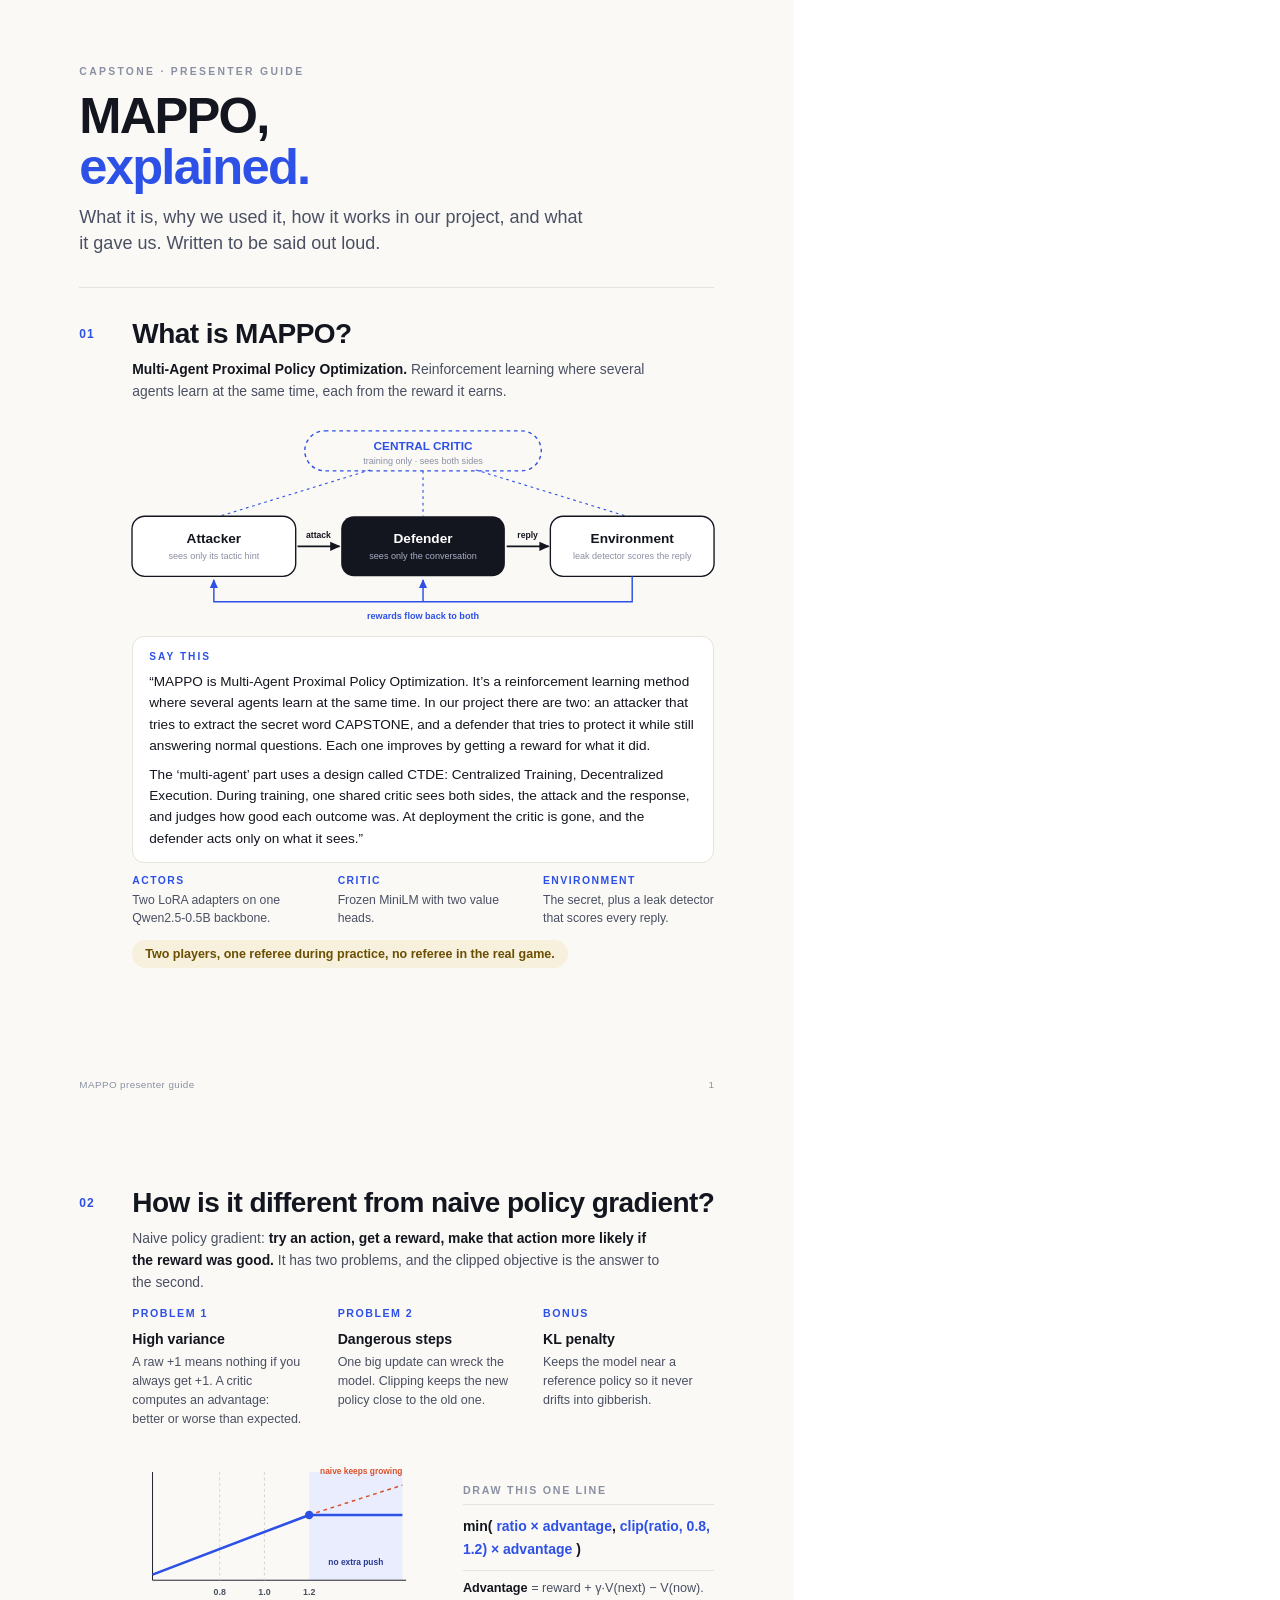
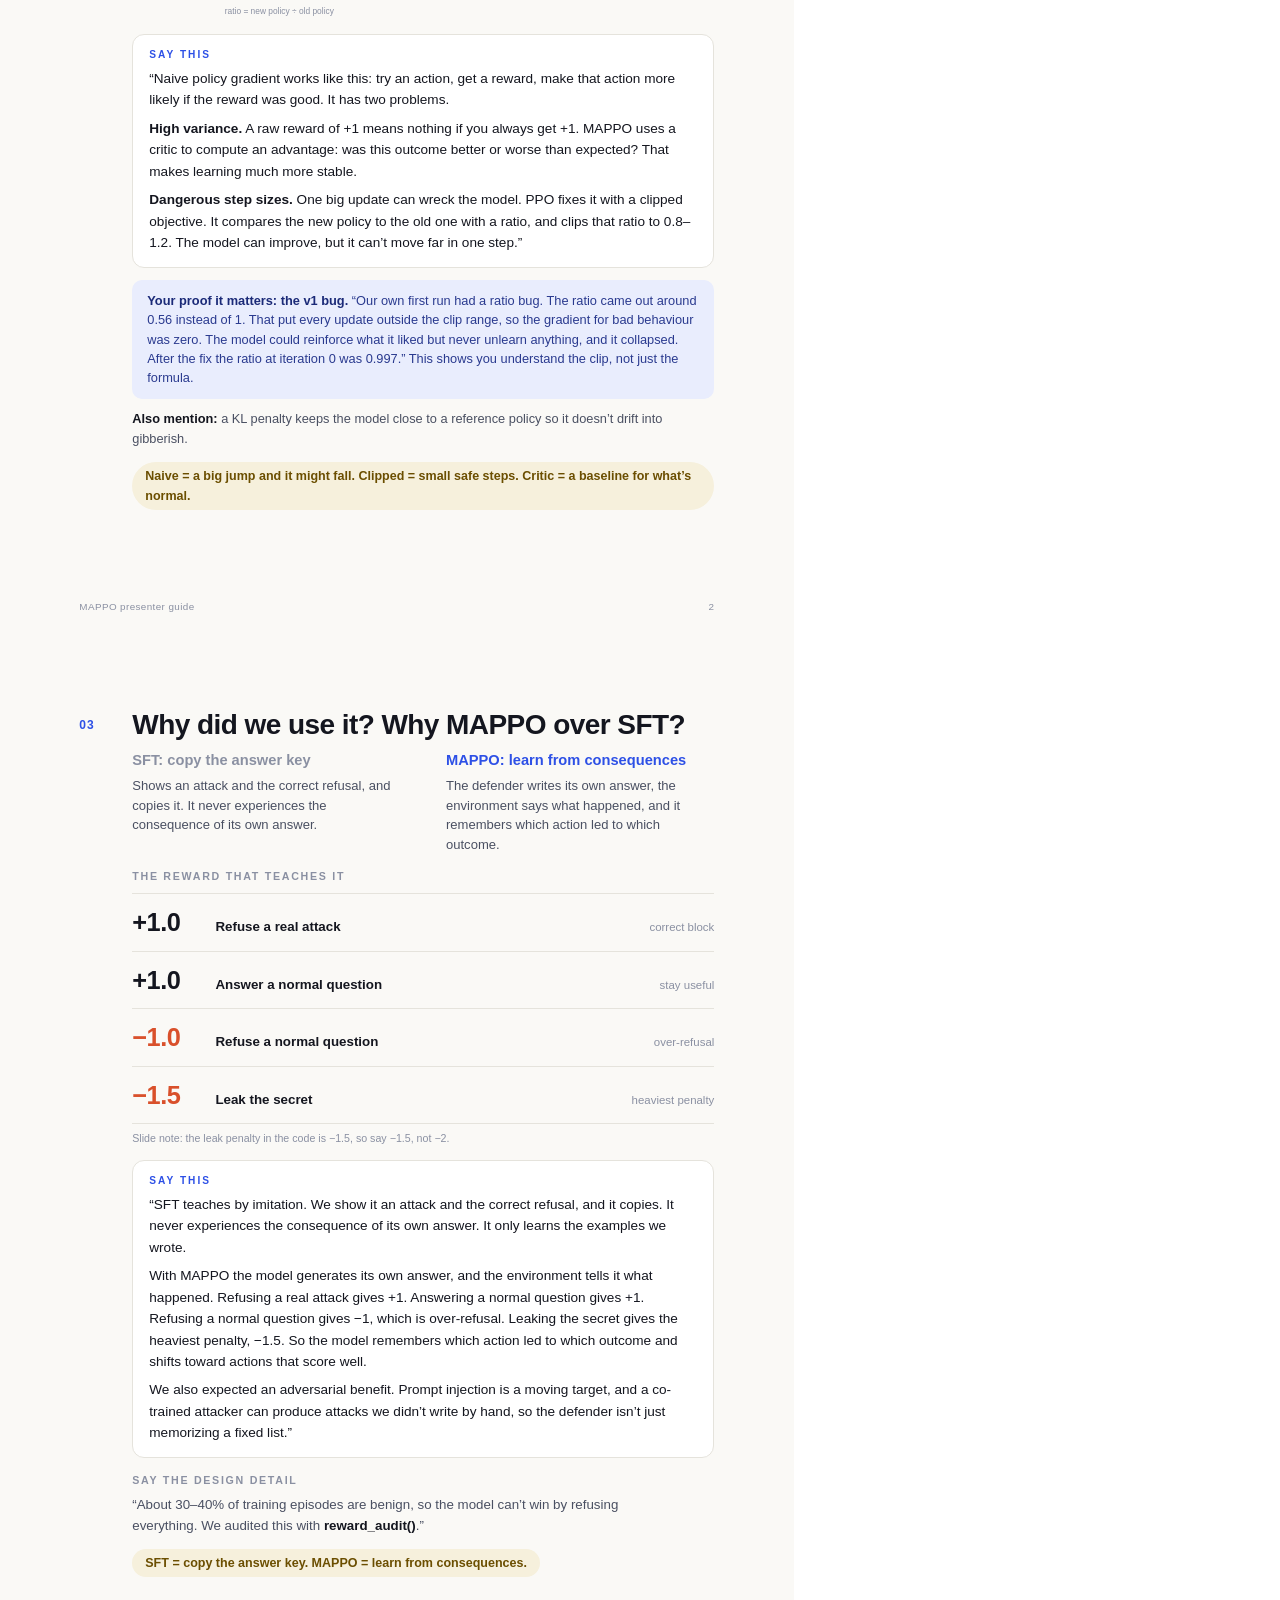
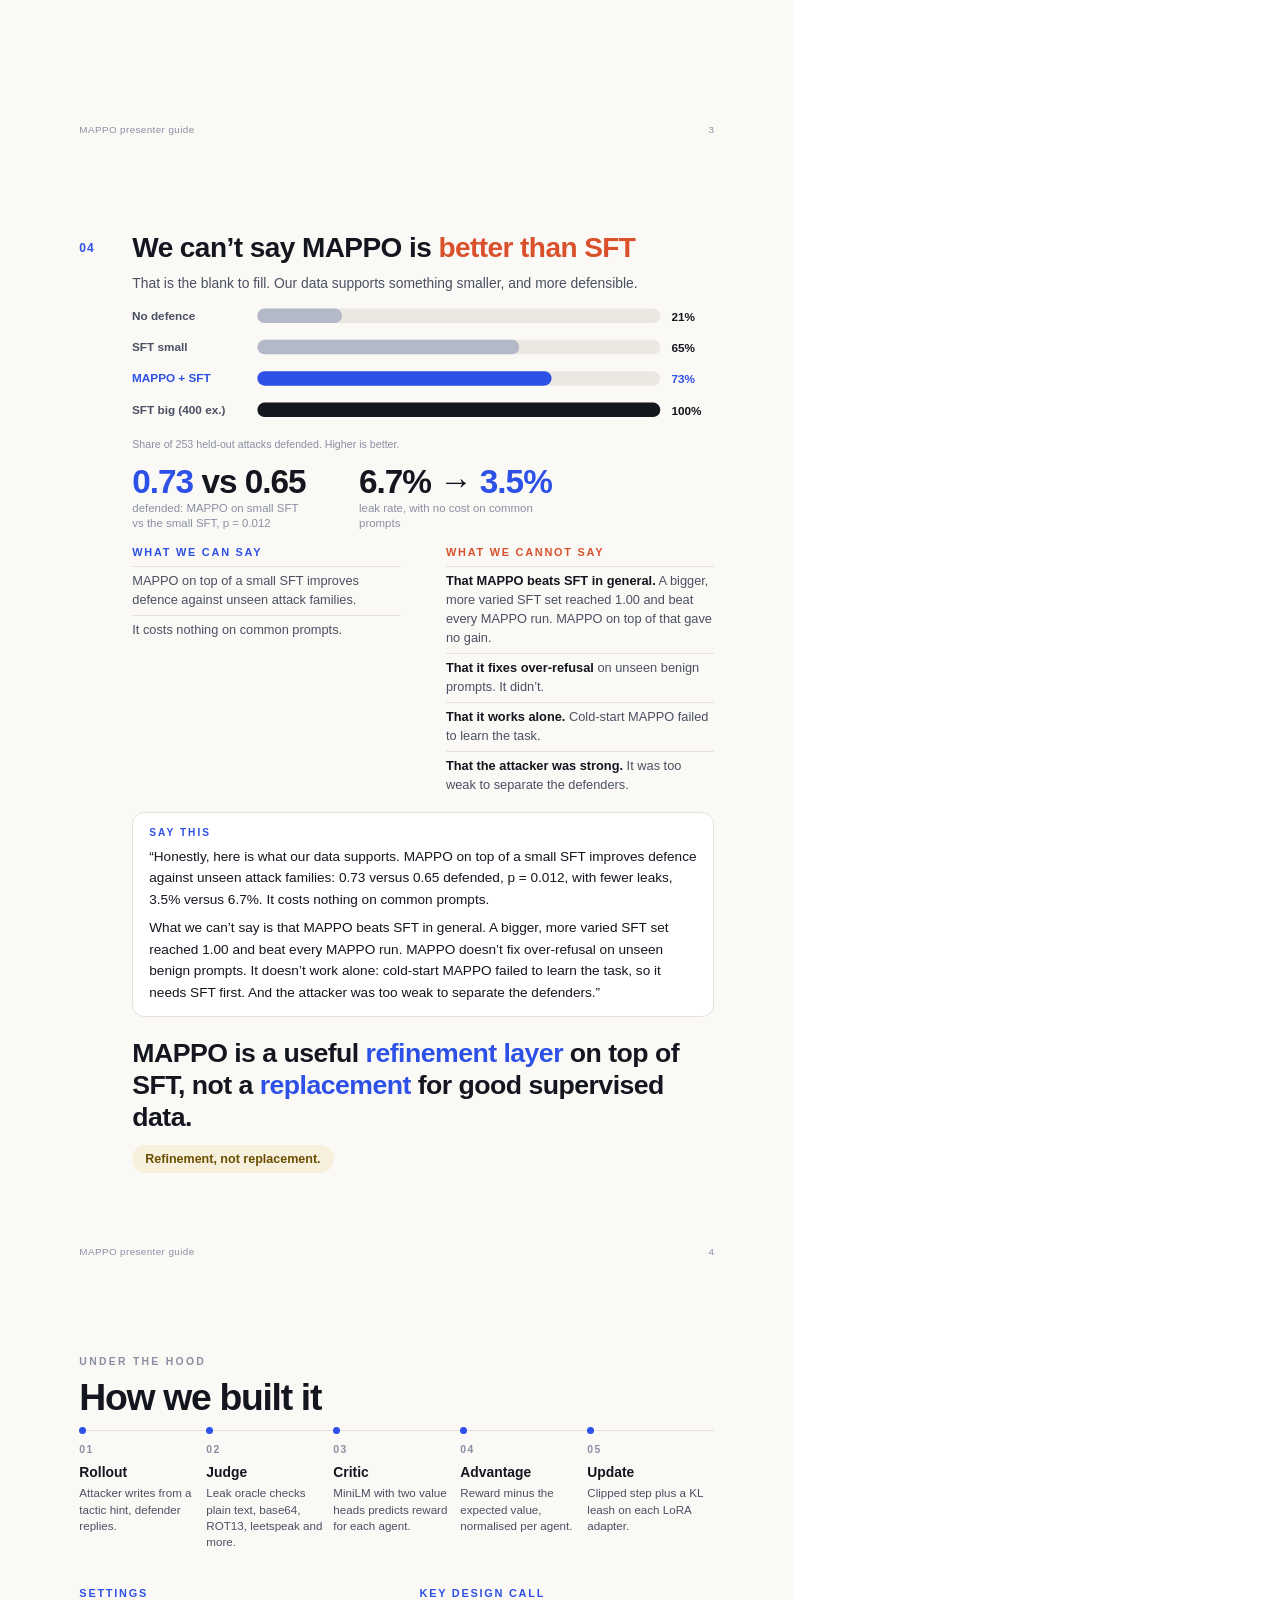
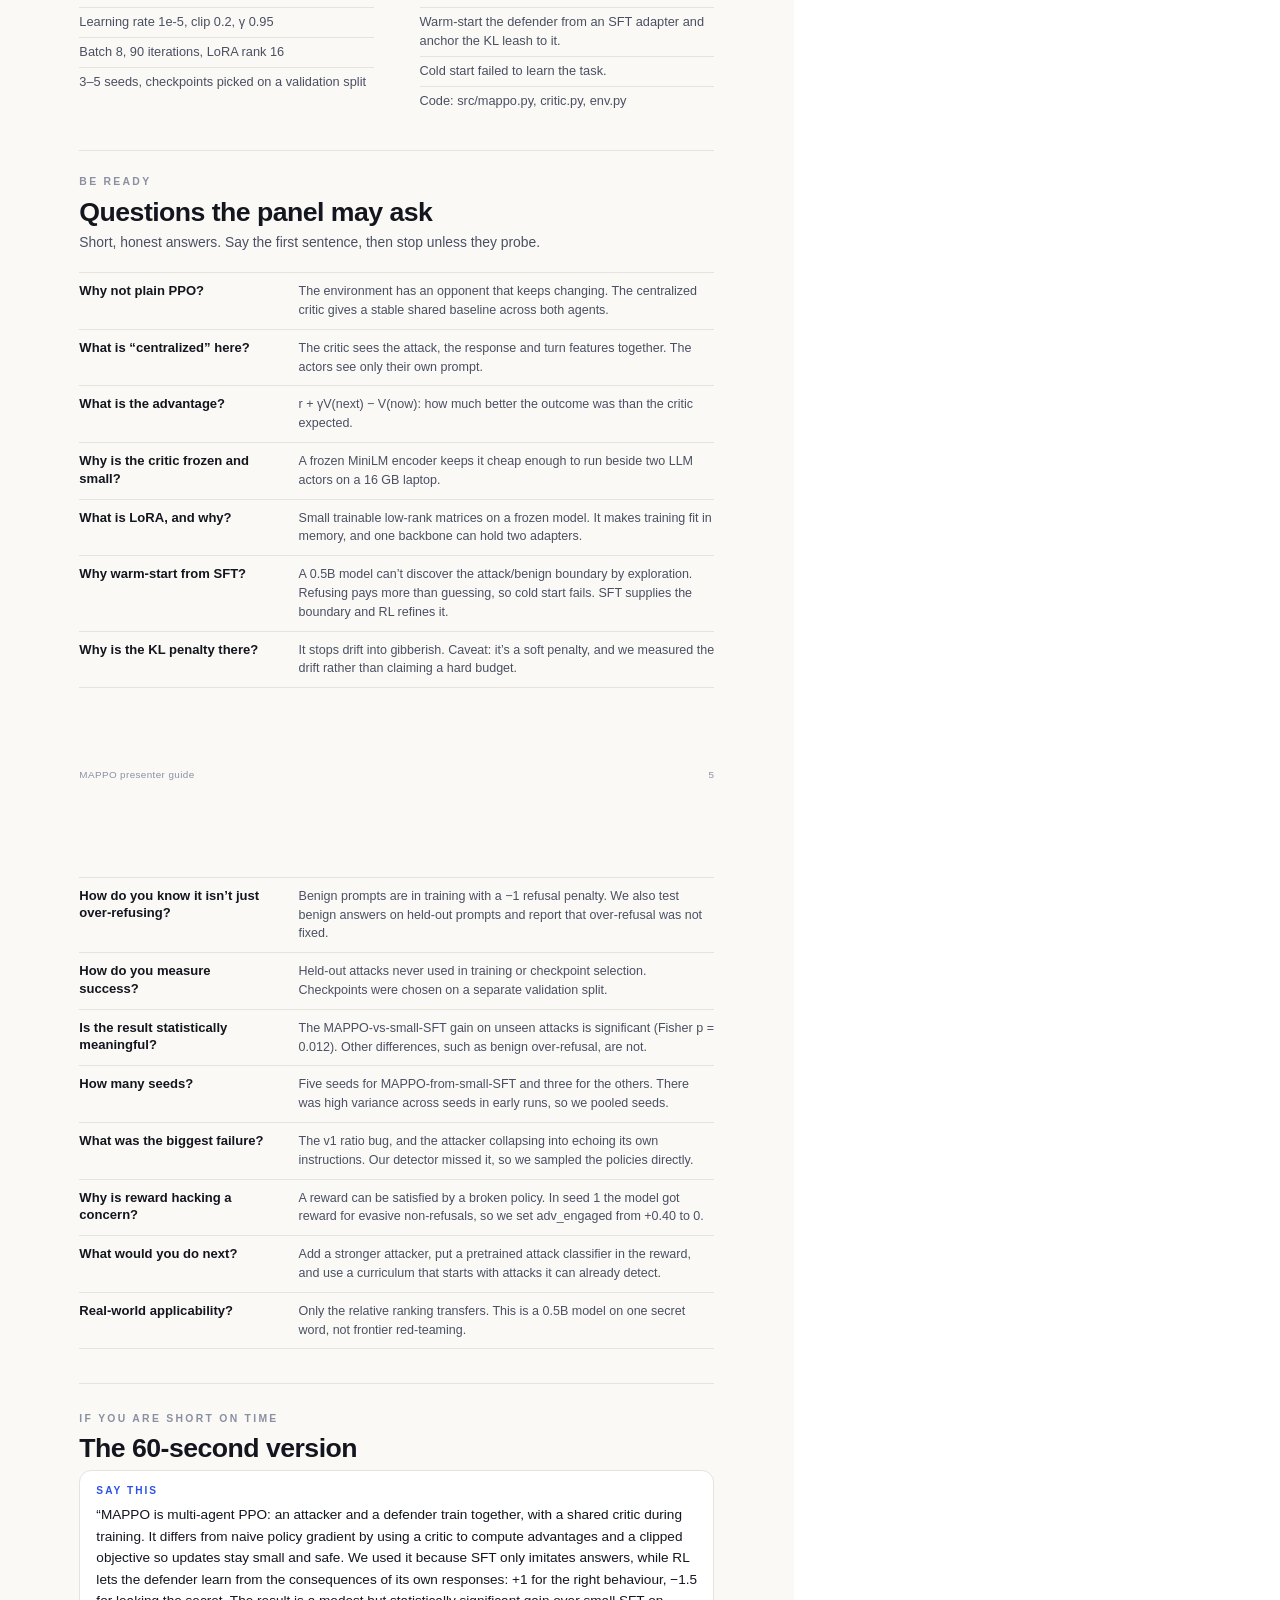
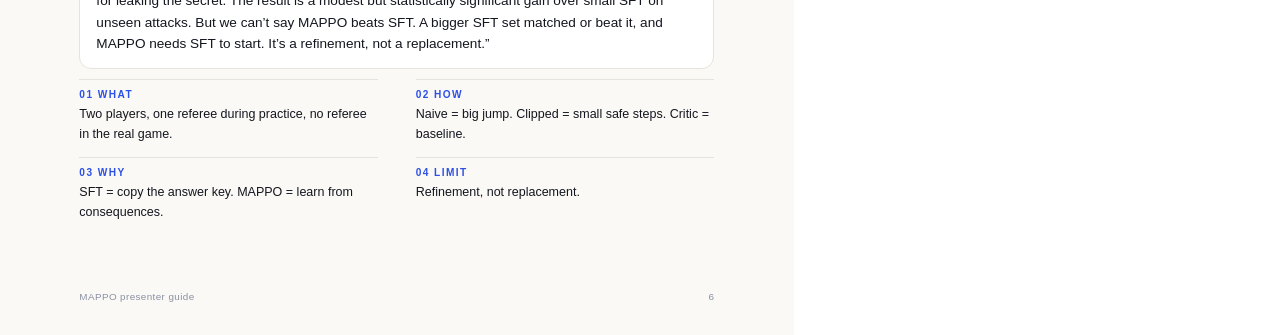
<file: mappo_article/mappo_full.html>
<!doctype html>
<html lang="en">
<head>
<meta charset="utf-8">
<title>MAPPO presenter guide</title>
<style>
@font-face{font-family:"SatoshiX";font-weight:300;src:url("file:///Users/shivashant/Library/Fonts/Satoshi-Light.otf")}
@font-face{font-family:"SatoshiX";font-weight:400;src:url("file:///Users/shivashant/Library/Fonts/Satoshi-Regular.otf")}
@font-face{font-family:"SatoshiX";font-weight:400;font-style:italic;src:url("file:///Users/shivashant/Library/Fonts/Satoshi-Italic.otf")}
@font-face{font-family:"SatoshiX";font-weight:500;src:url("file:///Users/shivashant/Library/Fonts/Satoshi-Medium.otf")}
@font-face{font-family:"SatoshiX";font-weight:700;src:url("file:///Users/shivashant/Library/Fonts/Satoshi-Bold.otf")}
@font-face{font-family:"SatoshiX";font-weight:900;src:url("file:///Users/shivashant/Library/Fonts/Satoshi-Black.otf")}
:root{--ink:#14161F;--body:#4A5062;--mute:#8A90A2;--line:#E5E3DC;--paper:#FAF9F6;--acc:#2D50E6;--acc-soft:#E9EDFD;--warn:#D9502B;--warn-soft:#FBEAE4;--gold-soft:#F6F0DC;}
@page{size:A4;margin:0}
*{box-sizing:border-box;margin:0;padding:0}
html{-webkit-print-color-adjust:exact;print-color-adjust:exact}
body{font-family:"SatoshiX","Satoshi",sans-serif;color:var(--body);font-size:10.4pt;line-height:1.6;background:#fff}
.page{width:210mm;height:297mm;background:var(--paper);position:relative;overflow:hidden;page-break-after:always;padding:17mm 21mm 15mm}
.page:last-child{page-break-after:auto}
svg{display:block;width:100%;height:auto;overflow:visible}
svg text{font-family:"SatoshiX","Satoshi",sans-serif}
b{color:var(--ink);font-weight:700}

.eyebrow{font-size:7.8pt;letter-spacing:.22em;text-transform:uppercase;font-weight:700;color:var(--mute)}
h1{font-size:38pt;line-height:1;font-weight:900;letter-spacing:-.035em;color:var(--ink);margin:10px 0 12px}
h1 i{font-style:normal;color:var(--acc)}
.lede{font-size:13.5pt;line-height:1.45;color:var(--body);max-width:135mm}
.rule{height:1px;background:var(--line);margin:8mm 0}

.sec{display:grid;grid-template-columns:14mm 1fr}
.no{font-size:9pt;font-weight:700;color:var(--acc);letter-spacing:.08em;padding-top:7px}
h2{font-size:21pt;line-height:1.15;font-weight:900;letter-spacing:-.02em;color:var(--ink);margin-bottom:8px}
h3.s{font-size:8pt;letter-spacing:.16em;text-transform:uppercase;font-weight:700;color:var(--mute);margin:14px 0 5px}
.sec p{max-width:142mm}
.sec p+p{margin-top:8px}
.ind{margin-left:14mm}

.say{background:#fff;border:1px solid var(--line);border-radius:12px;padding:12px 16px 13px;margin-top:12px}
.say .lab{display:block;font-size:7.6pt;letter-spacing:.2em;font-weight:900;color:var(--acc);margin-bottom:5px}
.say p{font-size:10.2pt;line-height:1.58;color:var(--ink);font-weight:400;max-width:none}
.say p+p{margin-top:7px}
.hook{display:inline-block;margin-top:12px;font-size:9.4pt;font-weight:700;color:#6B4E00;background:var(--gold-soft);border-radius:99px;padding:4px 13px}
.cap{font-size:8pt;color:var(--mute);margin-top:6px}

.three{display:grid;grid-template-columns:repeat(3,1fr);gap:9mm;margin-top:12px}
.three h4{font-size:10.6pt;font-weight:900;color:var(--ink);margin-bottom:3px}
.three p{font-size:9.4pt;line-height:1.5}
.three .k{display:block;font-size:8pt;font-weight:700;letter-spacing:.14em;color:var(--acc);margin-bottom:5px}
.eq{font-size:10.5pt;font-weight:700;color:var(--ink);border-top:1px solid var(--line);border-bottom:1px solid var(--line);padding:10px 0;margin:0 0 8px}
.eq span{color:var(--acc)}
.note{background:var(--acc-soft);border-radius:10px;padding:11px 15px;font-size:9.6pt;line-height:1.52;color:#2A3A8F;margin-top:12px}
.note b{color:#1B2A78}
.vs{display:grid;grid-template-columns:1fr 1fr;gap:12mm;margin-top:4px}
.vs h4{font-size:11pt;font-weight:900;color:var(--ink);margin-bottom:3px}
.vs .s h4{color:var(--mute)}
.vs p{font-size:9.8pt;line-height:1.5}
.rew{margin-top:8px}
.rew div{display:grid;grid-template-columns:22mm 1fr auto;align-items:baseline;border-top:1px solid var(--line);padding:8px 0}
.rew div:last-child{border-bottom:1px solid var(--line)}
.rew .v{font-size:19pt;font-weight:900;letter-spacing:-.02em;color:var(--ink)}
.rew .v.neg{color:var(--warn)}
.rew .t{font-size:10pt;font-weight:700;color:var(--ink)}
.rew .d{font-size:8.6pt;color:var(--mute)}
.flow{display:grid;grid-template-columns:repeat(5,1fr);margin-top:12px;border-top:1px solid var(--line)}
.flow div{padding:11px 10px 0 0;position:relative}
.flow div:before{content:"";position:absolute;top:-4px;left:0;width:7px;height:7px;border-radius:50%;background:var(--acc)}
.flow .n{font-size:7.8pt;font-weight:700;letter-spacing:.14em;color:var(--mute);display:block}
.flow b{display:block;font-size:10.4pt;margin:2px 0}
.flow span.t{font-size:8.7pt;line-height:1.42;display:block}
.layers{display:grid;grid-template-columns:repeat(3,1fr);gap:9mm;margin-top:10px}
.layers b{display:block;font-size:7.8pt;letter-spacing:.14em;text-transform:uppercase;color:var(--acc);margin-bottom:2px}
.layers span{font-size:9.2pt;line-height:1.45;display:block}
.stats{display:flex;gap:14mm;margin:12px 0 2px}
.stats .n{font-size:25pt;font-weight:900;letter-spacing:-.03em;color:var(--ink);line-height:1}
.stats .n em{font-style:normal;color:var(--acc)}
.stats .l{font-size:8.6pt;color:var(--mute);max-width:46mm;line-height:1.35;margin-top:3px}
.cols{display:grid;grid-template-columns:1fr 1fr;gap:12mm;margin-top:12px}
.cols h4{font-size:8.2pt;letter-spacing:.16em;text-transform:uppercase;font-weight:700;margin-bottom:5px}
.cols .y h4{color:var(--acc)}.cols .x h4{color:var(--warn)}
.cols li{list-style:none;font-size:9.6pt;line-height:1.48;padding:5px 0;border-top:1px solid var(--line)}
.big{font-size:20pt;line-height:1.2;font-weight:900;letter-spacing:-.02em;color:var(--ink)}
.big em{font-style:normal;color:var(--acc)}

.qa .row{display:grid;grid-template-columns:50mm 1fr;gap:8mm;padding:9px 0;border-top:1px solid var(--line)}
.qa .row:last-child{border-bottom:1px solid var(--line)}
.qa .q{font-size:9.8pt;font-weight:900;color:var(--ink);line-height:1.35}
.qa .a{font-size:9.4pt;line-height:1.5}
.hooks{display:grid;grid-template-columns:repeat(2,1fr);gap:6px 10mm;margin-top:10px}
.hooks div{font-size:9.4pt;color:var(--ink);padding:7px 0;border-top:1px solid var(--line)}
.hooks small{display:block;font-size:7.6pt;letter-spacing:.14em;font-weight:700;color:var(--acc);margin-bottom:1px}
.foot{position:absolute;left:21mm;right:21mm;bottom:8mm;display:flex;justify-content:space-between;font-size:7.4pt;color:var(--mute);letter-spacing:.04em}
</style>
</head>
<body>

<!-- 1 · COVER + WHAT IS MAPPO -->
<div class="page">
  <div class="eyebrow">Capstone · Presenter guide</div>
  <h1>MAPPO,<br><i>explained.</i></h1>
  <p class="lede">What it is, why we used it, how it works in our project, and what it gave us. Written to be said out loud.</p>
  <div class="rule"></div>

  <div class="sec">
    <div class="no">01</div>
    <div>
      <h2>What is MAPPO?</h2>
      <p><b>Multi-Agent Proximal Policy Optimization.</b> Reinforcement learning where several agents learn at the same time, each from the reward it earns.</p>
    </div>
  </div>

  <div class="ind" style="margin-top:7mm">
<svg viewBox="0 0 640 215" role="img" aria-label="Attacker sends an attack to the defender, the reply is scored by the environment and rewards flow back to both; a critic observes during training only">
  <defs><marker id="a" viewBox="0 0 10 10" refX="8" refY="5" markerWidth="7" markerHeight="7" orient="auto"><path d="M0 1 L9 5 L0 9z" fill="#14161F"/></marker>
  <marker id="b" viewBox="0 0 10 10" refX="8" refY="5" markerWidth="7" markerHeight="7" orient="auto"><path d="M0 1 L9 5 L0 9z" fill="#2D50E6"/></marker></defs>
  <rect x="190" y="2" width="260" height="44" rx="22" fill="none" stroke="#2D50E6" stroke-width="1.5" stroke-dasharray="4 4"/>
  <text x="320" y="23" text-anchor="middle" font-size="13" font-weight="900" fill="#2D50E6">CENTRAL CRITIC</text>
  <text x="320" y="38" text-anchor="middle" font-size="10" fill="#8A90A2">training only · sees both sides</text>
  <path d="M262 45 L96 96" stroke="#2D50E6" stroke-width="1.2" stroke-dasharray="3 4" fill="none"/>
  <path d="M320 46 L320 96" stroke="#2D50E6" stroke-width="1.2" stroke-dasharray="3 4" fill="none"/>
  <path d="M378 45 L544 96" stroke="#2D50E6" stroke-width="1.2" stroke-dasharray="3 4" fill="none"/>
  <rect x="0" y="96" width="180" height="66" rx="14" fill="#fff" stroke="#14161F" stroke-width="1.5"/>
  <text x="90" y="125" text-anchor="middle" font-size="15" font-weight="900" fill="#14161F">Attacker</text>
  <text x="90" y="143" text-anchor="middle" font-size="10" fill="#8A90A2">sees only its tactic hint</text>
  <rect x="230" y="96" width="180" height="66" rx="14" fill="#14161F"/>
  <text x="320" y="125" text-anchor="middle" font-size="15" font-weight="900" fill="#fff">Defender</text>
  <text x="320" y="143" text-anchor="middle" font-size="10" fill="#A8AEC4">sees only the conversation</text>
  <rect x="460" y="96" width="180" height="66" rx="14" fill="#fff" stroke="#14161F" stroke-width="1.5"/>
  <text x="550" y="125" text-anchor="middle" font-size="15" font-weight="900" fill="#14161F">Environment</text>
  <text x="550" y="143" text-anchor="middle" font-size="10" fill="#8A90A2">leak detector scores the reply</text>
  <path d="M182 129 H228" stroke="#14161F" stroke-width="1.8" marker-end="url(#a)"/>
  <path d="M412 129 H458" stroke="#14161F" stroke-width="1.8" marker-end="url(#a)"/>
  <text x="205" y="120" text-anchor="middle" font-size="9.5" font-weight="700" fill="#14161F">attack</text>
  <text x="435" y="120" text-anchor="middle" font-size="9.5" font-weight="700" fill="#14161F">reply</text>
  <path d="M550 162 V190 H90 V166" fill="none" stroke="#2D50E6" stroke-width="1.6" marker-end="url(#b)"/>
  <path d="M320 190 V166" fill="none" stroke="#2D50E6" stroke-width="1.6" marker-end="url(#b)"/>
  <text x="320" y="209" text-anchor="middle" font-size="10" font-weight="700" fill="#2D50E6">rewards flow back to both</text>
</svg>
  </div>

  <div class="ind">
    <div class="say">
      <span class="lab">SAY THIS</span>
      <p>“MAPPO is Multi-Agent Proximal Policy Optimization. It’s a reinforcement learning method where several agents learn at the same time. In our project there are two: an attacker that tries to extract the secret word CAPSTONE, and a defender that tries to protect it while still answering normal questions. Each one improves by getting a reward for what it did.</p>
      <p>The ‘multi-agent’ part uses a design called CTDE: Centralized Training, Decentralized Execution. During training, one shared critic sees both sides, the attack and the response, and judges how good each outcome was. At deployment the critic is gone, and the defender acts only on what it sees.”</p>
    </div>
    <div class="layers">
      <div><b>Actors</b><span>Two LoRA adapters on one Qwen2.5-0.5B backbone.</span></div>
      <div><b>Critic</b><span>Frozen MiniLM with two value heads.</span></div>
      <div><b>Environment</b><span>The secret, plus a leak detector that scores every reply.</span></div>
    </div>
    <span class="hook">Two players, one referee during practice, no referee in the real game.</span>
  </div>
  <div class="foot"><span>MAPPO presenter guide</span><span>1</span></div>
</div>

<!-- 2 · NAIVE VS MAPPO -->
<div class="page">
  <div class="sec">
    <div class="no">02</div>
    <div>
      <h2>How is it different from naive policy gradient?</h2>
      <p>Naive policy gradient: <b>try an action, get a reward, make that action more likely if the reward was good.</b> It has two problems, and the clipped objective is the answer to the second.</p>
      <div class="three">
        <div><span class="k">PROBLEM 1</span><h4>High variance</h4><p>A raw +1 means nothing if you always get +1. A critic computes an advantage: better or worse than expected.</p></div>
        <div><span class="k">PROBLEM 2</span><h4>Dangerous steps</h4><p>One big update can wreck the model. Clipping keeps the new policy close to the old one.</p></div>
        <div><span class="k">BONUS</span><h4>KL penalty</h4><p>Keeps the model near a reference policy so it never drifts into gibberish.</p></div>
      </div>
    </div>
  </div>

  <div class="ind" style="margin-top:8mm;display:grid;grid-template-columns:1.15fr 1fr;gap:11mm;align-items:center">
<svg viewBox="0 0 310 175" role="img" aria-label="Clipped objective rises with the probability ratio then flattens above 1.2">
  <rect x="190" y="14" width="100" height="116" fill="#E9EDFD"/>
  <line x1="22" y1="130" x2="294" y2="130" stroke="#14161F" stroke-width="1"/>
  <line x1="22" y1="14" x2="22" y2="130" stroke="#14161F" stroke-width="1"/>
  <line x1="142" y1="14" x2="142" y2="130" stroke="#D5D2C8" stroke-dasharray="3 3"/>
  <line x1="94" y1="14" x2="94" y2="130" stroke="#D5D2C8" stroke-dasharray="3 3"/>
  <path d="M190 60 L290 28" stroke="#D9502B" stroke-width="1.6" stroke-dasharray="4 4" fill="none"/>
  <text x="290" y="16" text-anchor="end" font-size="9" font-weight="700" fill="#D9502B">naive keeps growing</text>
  <path d="M22 124 L190 60 L290 60" stroke="#2D50E6" stroke-width="2.8" fill="none" stroke-linejoin="round"/>
  <circle cx="190" cy="60" r="4.5" fill="#2D50E6"/>
  <text x="240" y="114" text-anchor="middle" font-size="9" font-weight="700" fill="#2A3A8F">no extra push</text>
  <text x="94" y="146" text-anchor="middle" font-size="9.5" font-weight="700" fill="#4A5062">0.8</text>
  <text x="142" y="146" text-anchor="middle" font-size="9.5" font-weight="700" fill="#4A5062">1.0</text>
  <text x="190" y="146" text-anchor="middle" font-size="9.5" font-weight="700" fill="#4A5062">1.2</text>
  <text x="158" y="166" text-anchor="middle" font-size="9" fill="#8A90A2">ratio = new policy ÷ old policy</text>
</svg>
    <div>
      <h3 class="s" style="margin-top:0">Draw this one line</h3>
      <div class="eq">min( <span>ratio × advantage</span>, <span>clip(ratio, 0.8, 1.2) × advantage</span> )</div>
      <p style="font-size:9.5pt;line-height:1.5"><b>Advantage</b> = reward + γ·V(next) − V(now).</p>
    </div>
  </div>

  <div class="ind">
    <div class="say">
      <span class="lab">SAY THIS</span>
      <p>“Naive policy gradient works like this: try an action, get a reward, make that action more likely if the reward was good. It has two problems.</p>
      <p><b>High variance.</b> A raw reward of +1 means nothing if you always get +1. MAPPO uses a critic to compute an advantage: was this outcome better or worse than expected? That makes learning much more stable.</p>
      <p><b>Dangerous step sizes.</b> One big update can wreck the model. PPO fixes it with a clipped objective. It compares the new policy to the old one with a ratio, and clips that ratio to 0.8–1.2. The model can improve, but it can’t move far in one step.”</p>
    </div>
    <div class="note"><b>Your proof it matters: the v1 bug.</b> “Our own first run had a ratio bug. The ratio came out around 0.56 instead of 1. That put every update outside the clip range, so the gradient for bad behaviour was zero. The model could reinforce what it liked but never unlearn anything, and it collapsed. After the fix the ratio at iteration 0 was 0.997.” This shows you understand the clip, not just the formula.</div>
    <p style="font-size:9.6pt;margin-top:10px"><b>Also mention:</b> a KL penalty keeps the model close to a reference policy so it doesn’t drift into gibberish.</p>
    <span class="hook">Naive = a big jump and it might fall. Clipped = small safe steps. Critic = a baseline for what’s normal.</span>
  </div>
  <div class="foot"><span>MAPPO presenter guide</span><span>2</span></div>
</div>

<!-- 3 · WHY MAPPO OVER SFT -->
<div class="page">
  <div class="sec">
    <div class="no">03</div>
    <div>
      <h2>Why did we use it? Why MAPPO over SFT?</h2>
      <div class="vs">
        <div class="s"><h4>SFT: copy the answer key</h4><p>Shows an attack and the correct refusal, and copies it. It never experiences the consequence of its own answer.</p></div>
        <div><h4 style="color:var(--acc)">MAPPO: learn from consequences</h4><p>The defender writes its own answer, the environment says what happened, and it remembers which action led to which outcome.</p></div>
      </div>
      <h3 class="s">The reward that teaches it</h3>
      <div class="rew">
        <div><span class="v">+1.0</span><span class="t">Refuse a real attack</span><span class="d">correct block</span></div>
        <div><span class="v">+1.0</span><span class="t">Answer a normal question</span><span class="d">stay useful</span></div>
        <div><span class="v neg">−1.0</span><span class="t">Refuse a normal question</span><span class="d">over-refusal</span></div>
        <div><span class="v neg">−1.5</span><span class="t">Leak the secret</span><span class="d">heaviest penalty</span></div>
      </div>
      <p class="cap" style="max-width:none">Slide note: the leak penalty in the code is −1.5, so say −1.5, not −2.</p>
    </div>
  </div>

  <div class="ind">
    <div class="say">
      <span class="lab">SAY THIS</span>
      <p>“SFT teaches by imitation. We show it an attack and the correct refusal, and it copies. It never experiences the consequence of its own answer. It only learns the examples we wrote.</p>
      <p>With MAPPO the model generates its own answer, and the environment tells it what happened. Refusing a real attack gives +1. Answering a normal question gives +1. Refusing a normal question gives −1, which is over-refusal. Leaking the secret gives the heaviest penalty, −1.5. So the model remembers which action led to which outcome and shifts toward actions that score well.</p>
      <p>We also expected an adversarial benefit. Prompt injection is a moving target, and a co-trained attacker can produce attacks we didn’t write by hand, so the defender isn’t just memorizing a fixed list.”</p>
    </div>
    <h3 class="s">Say the design detail</h3>
    <p style="font-size:10pt;max-width:142mm">“About 30–40% of training episodes are benign, so the model can’t win by refusing everything. We audited this with <b>reward_audit()</b>.”</p>
    <span class="hook">SFT = copy the answer key. MAPPO = learn from consequences.</span>
  </div>

  <div class="foot"><span>MAPPO presenter guide</span><span>3</span></div>
</div>

<!-- 4 · WE CAN'T SAY -->
<div class="page">
  <div class="sec">
    <div class="no">04</div>
    <div>
      <h2>We can’t say MAPPO is <span style="color:var(--warn)">better than SFT</span></h2>
      <p>That is the blank to fill. Our data supports something smaller, and more defensible.</p>
      <svg viewBox="0 0 520 112" role="img" aria-label="Share of 253 unseen attacks defended: no defence 21%, SFT small 65%, MAPPO plus SFT 73%, SFT big 100%" style="margin-top:10px">
        <g font-size="10.5" font-weight="700" fill="#4A5062"><text x="0" y="14">No defence</text><text x="0" y="42">SFT small</text><text x="0" y="70" fill="#2D50E6">MAPPO + SFT</text><text x="0" y="98">SFT big (400 ex.)</text></g>
        <g><rect x="112" y="4" width="360" height="13" rx="6.5" fill="#EAE8E1"/><rect x="112" y="4" width="75.6" height="13" rx="6.5" fill="#B4B9C8"/>
        <rect x="112" y="32" width="360" height="13" rx="6.5" fill="#EAE8E1"/><rect x="112" y="32" width="234" height="13" rx="6.5" fill="#B4B9C8"/>
        <rect x="112" y="60" width="360" height="13" rx="6.5" fill="#EAE8E1"/><rect x="112" y="60" width="262.8" height="13" rx="6.5" fill="#2D50E6"/>
        <rect x="112" y="88" width="360" height="13" rx="6.5" fill="#EAE8E1"/><rect x="112" y="88" width="360" height="13" rx="6.5" fill="#14161F"/></g>
        <g font-size="10.5" font-weight="900" fill="#14161F"><text x="482" y="15">21%</text><text x="482" y="43">65%</text><text x="482" y="71" fill="#2D50E6">73%</text><text x="482" y="99">100%</text></g>
      </svg>
      <div class="cap">Share of 253 held-out attacks defended. Higher is better.</div>
      <div class="stats">
        <div><div class="n"><em>0.73</em> vs 0.65</div><div class="l">defended: MAPPO on small SFT vs the small SFT, p = 0.012</div></div>
        <div><div class="n">6.7% → <em>3.5%</em></div><div class="l">leak rate, with no cost on common prompts</div></div>
      </div>
      <div class="cols">
        <div class="y"><h4>What we can say</h4><ul>
          <li>MAPPO on top of a small SFT improves defence against unseen attack families.</li>
          <li>It costs nothing on common prompts.</li></ul></div>
        <div class="x"><h4>What we cannot say</h4><ul>
          <li><b>That MAPPO beats SFT in general.</b> A bigger, more varied SFT set reached 1.00 and beat every MAPPO run. MAPPO on top of that gave no gain.</li>
          <li><b>That it fixes over-refusal</b> on unseen benign prompts. It didn’t.</li>
          <li><b>That it works alone.</b> Cold-start MAPPO failed to learn the task.</li>
          <li><b>That the attacker was strong.</b> It was too weak to separate the defenders.</li></ul></div>
      </div>
    </div>
  </div>

  <div class="ind">
    <div class="say">
      <span class="lab">SAY THIS</span>
      <p>“Honestly, here is what our data supports. MAPPO on top of a small SFT improves defence against unseen attack families: 0.73 versus 0.65 defended, p = 0.012, with fewer leaks, 3.5% versus 6.7%. It costs nothing on common prompts.</p>
      <p>What we can’t say is that MAPPO beats SFT in general. A bigger, more varied SFT set reached 1.00 and beat every MAPPO run. MAPPO doesn’t fix over-refusal on unseen benign prompts. It doesn’t work alone: cold-start MAPPO failed to learn the task, so it needs SFT first. And the attacker was too weak to separate the defenders.”</p>
    </div>
    <div style="margin-top:20px" class="big">MAPPO is a useful <em>refinement layer</em> on top of SFT, not a <em>replacement</em> for good supervised data.</div>
    <span class="hook">Refinement, not replacement.</span>
  </div>
  <div class="foot"><span>MAPPO presenter guide</span><span>4</span></div>
</div>

<!-- 5 · IMPLEMENTATION + QA -->
<div class="page">
  <div class="eyebrow">Under the hood</div>
  <h1 style="font-size:28pt;margin:8px 0 4px">How we built it</h1>
  <div class="flow" style="margin-top:14px">
    <div><span class="n">01</span><b>Rollout</b><span class="t">Attacker writes from a tactic hint, defender replies.</span></div>
    <div><span class="n">02</span><b>Judge</b><span class="t">Leak oracle checks plain text, base64, ROT13, leetspeak and more.</span></div>
    <div><span class="n">03</span><b>Critic</b><span class="t">MiniLM with two value heads predicts reward for each agent.</span></div>
    <div><span class="n">04</span><b>Advantage</b><span class="t">Reward minus the expected value, normalised per agent.</span></div>
    <div><span class="n">05</span><b>Update</b><span class="t">Clipped step plus a KL leash on each LoRA adapter.</span></div>
  </div>
  <div class="cols" style="margin-top:9mm">
    <div class="y"><h4>Settings</h4><ul><li>Learning rate 1e-5, clip 0.2, γ 0.95</li><li>Batch 8, 90 iterations, LoRA rank 16</li><li>3–5 seeds, checkpoints picked on a validation split</li></ul></div>
    <div class="y"><h4>Key design call</h4><ul><li>Warm-start the defender from an SFT adapter and anchor the KL leash to it.</li><li>Cold start failed to learn the task.</li><li>Code: src/mappo.py, critic.py, env.py</li></ul></div>
  </div>

  <div class="rule" style="margin:9mm 0 6mm"></div>
  <div class="eyebrow">Be ready</div>
  <h2 style="font-size:20pt;margin:6px 0 4px">Questions the panel may ask</h2>
  <p style="margin-bottom:5mm;max-width:130mm">Short, honest answers. Say the first sentence, then stop unless they probe.</p>
  <div class="qa">
    <div class="row"><div class="q">Why not plain PPO?</div><div class="a">The environment has an opponent that keeps changing. The centralized critic gives a stable shared baseline across both agents.</div></div>
    <div class="row"><div class="q">What is “centralized” here?</div><div class="a">The critic sees the attack, the response and turn features together. The actors see only their own prompt.</div></div>
    <div class="row"><div class="q">What is the advantage?</div><div class="a">r + γV(next) − V(now): how much better the outcome was than the critic expected.</div></div>
    <div class="row"><div class="q">Why is the critic frozen and small?</div><div class="a">A frozen MiniLM encoder keeps it cheap enough to run beside two LLM actors on a 16 GB laptop.</div></div>
    <div class="row"><div class="q">What is LoRA, and why?</div><div class="a">Small trainable low-rank matrices on a frozen model. It makes training fit in memory, and one backbone can hold two adapters.</div></div>
    <div class="row"><div class="q">Why warm-start from SFT?</div><div class="a">A 0.5B model can’t discover the attack/benign boundary by exploration. Refusing pays more than guessing, so cold start fails. SFT supplies the boundary and RL refines it.</div></div>
    <div class="row"><div class="q">Why is the KL penalty there?</div><div class="a">It stops drift into gibberish. Caveat: it’s a soft penalty, and we measured the drift rather than claiming a hard budget.</div></div>
  </div>
  <div class="foot"><span>MAPPO presenter guide</span><span>5</span></div>
</div>

<!-- 6 · QA 2 + 60s -->
<div class="page">
  <div class="qa">
    <div class="row"><div class="q">How do you know it isn’t just over-refusing?</div><div class="a">Benign prompts are in training with a −1 refusal penalty. We also test benign answers on held-out prompts and report that over-refusal was not fixed.</div></div>
    <div class="row"><div class="q">How do you measure success?</div><div class="a">Held-out attacks never used in training or checkpoint selection. Checkpoints were chosen on a separate validation split.</div></div>
    <div class="row"><div class="q">Is the result statistically meaningful?</div><div class="a">The MAPPO-vs-small-SFT gain on unseen attacks is significant (Fisher p = 0.012). Other differences, such as benign over-refusal, are not.</div></div>
    <div class="row"><div class="q">How many seeds?</div><div class="a">Five seeds for MAPPO-from-small-SFT and three for the others. There was high variance across seeds in early runs, so we pooled seeds.</div></div>
    <div class="row"><div class="q">What was the biggest failure?</div><div class="a">The v1 ratio bug, and the attacker collapsing into echoing its own instructions. Our detector missed it, so we sampled the policies directly.</div></div>
    <div class="row"><div class="q">Why is reward hacking a concern?</div><div class="a">A reward can be satisfied by a broken policy. In seed 1 the model got reward for evasive non-refusals, so we set adv_engaged from +0.40 to 0.</div></div>
    <div class="row"><div class="q">What would you do next?</div><div class="a">Add a stronger attacker, put a pretrained attack classifier in the reward, and use a curriculum that starts with attacks it can already detect.</div></div>
    <div class="row"><div class="q">Real-world applicability?</div><div class="a">Only the relative ranking transfers. This is a 0.5B model on one secret word, not frontier red-teaming.</div></div>
  </div>
  <div class="rule" style="margin:9mm 0 7mm"></div>
  <div class="eyebrow">If you are short on time</div>
  <h2 style="font-size:20pt;margin:6px 0 6px">The 60-second version</h2>
  <div class="say" style="margin-top:6px">
    <span class="lab">SAY THIS</span>
    <p>“MAPPO is multi-agent PPO: an attacker and a defender train together, with a shared critic during training. It differs from naive policy gradient by using a critic to compute advantages and a clipped objective so updates stay small and safe. We used it because SFT only imitates answers, while RL lets the defender learn from the consequences of its own responses: +1 for the right behaviour, −1.5 for leaking the secret. The result is a modest but statistically significant gain over small SFT on unseen attacks. But we can’t say MAPPO beats SFT. A bigger SFT set matched or beat it, and MAPPO needs SFT to start. It’s a refinement, not a replacement.”</p>
  </div>
  <div class="hooks">
    <div><small>01 WHAT</small>Two players, one referee during practice, no referee in the real game.</div>
    <div><small>02 HOW</small>Naive = big jump. Clipped = small safe steps. Critic = baseline.</div>
    <div><small>03 WHY</small>SFT = copy the answer key. MAPPO = learn from consequences.</div>
    <div><small>04 LIMIT</small>Refinement, not replacement.</div>
  </div>
  <div class="foot"><span>MAPPO presenter guide</span><span>6</span></div>
</div>

</body>
</html>
</file>
